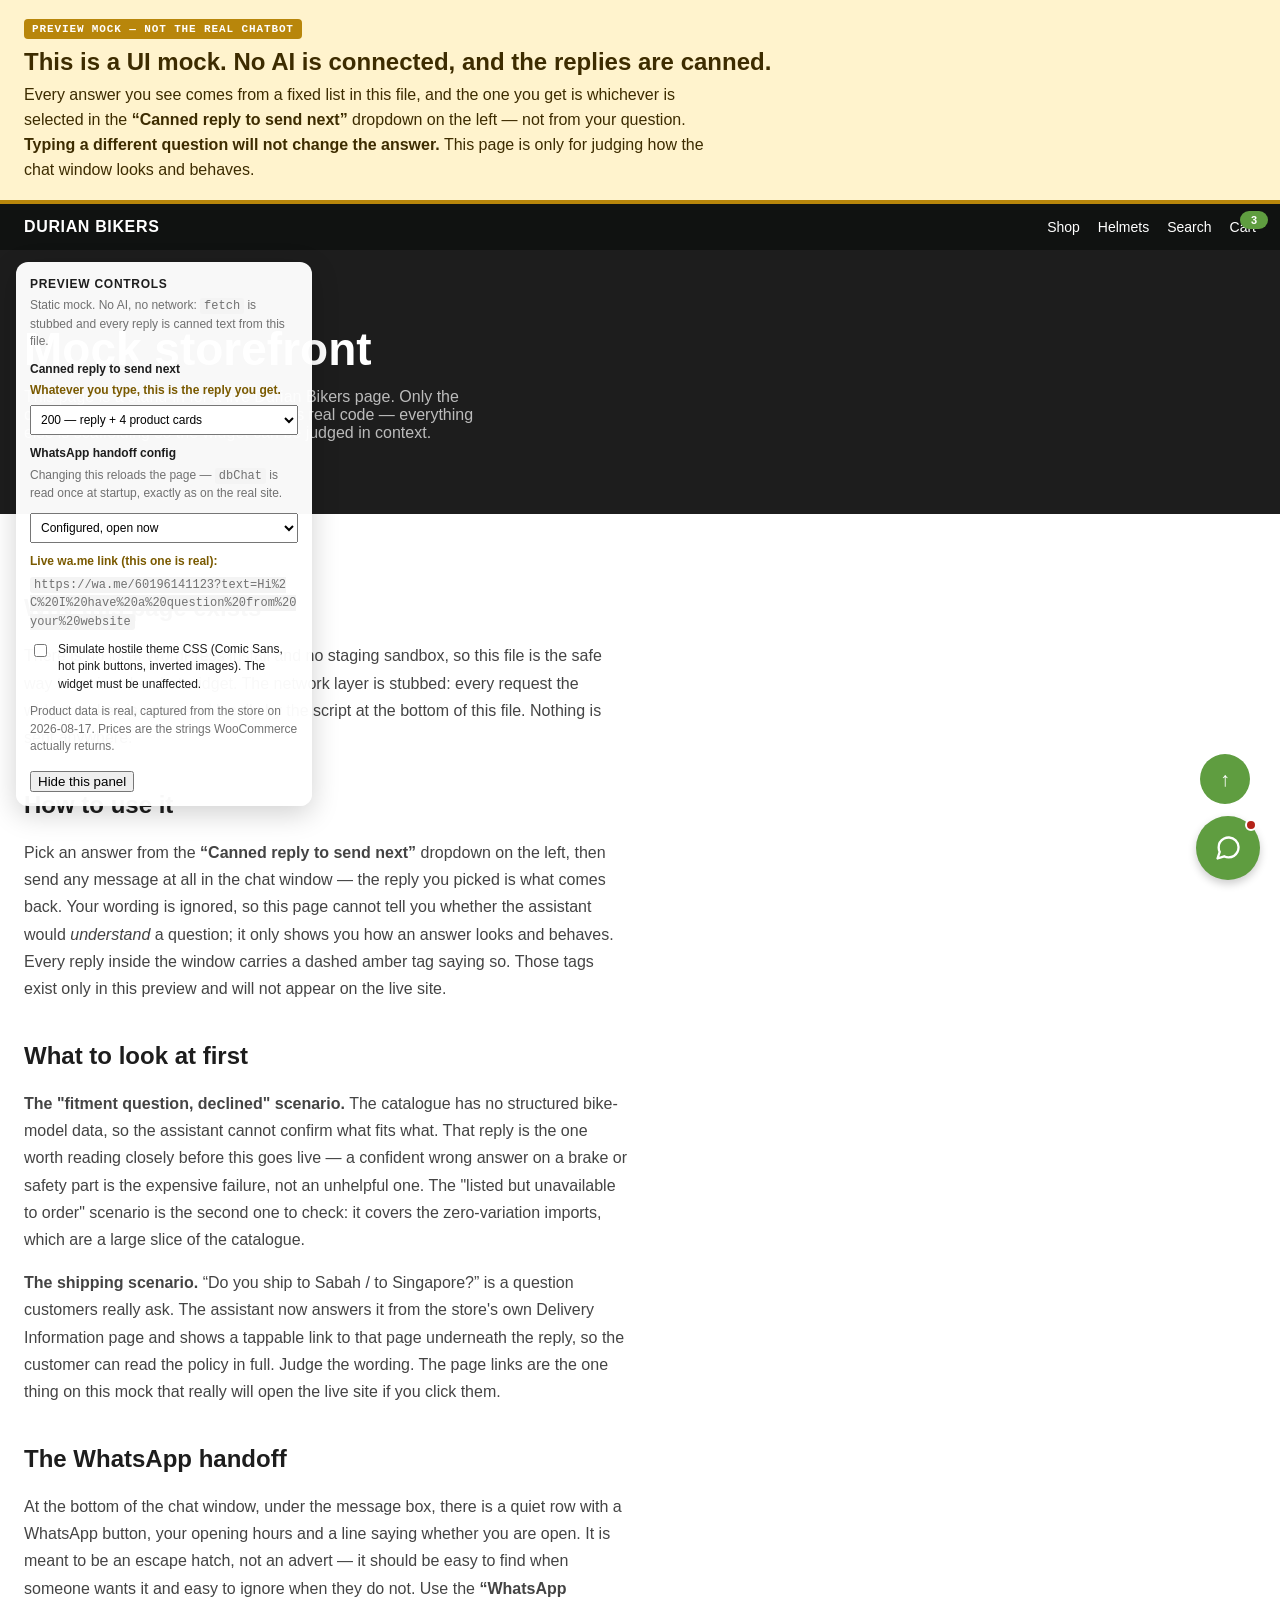
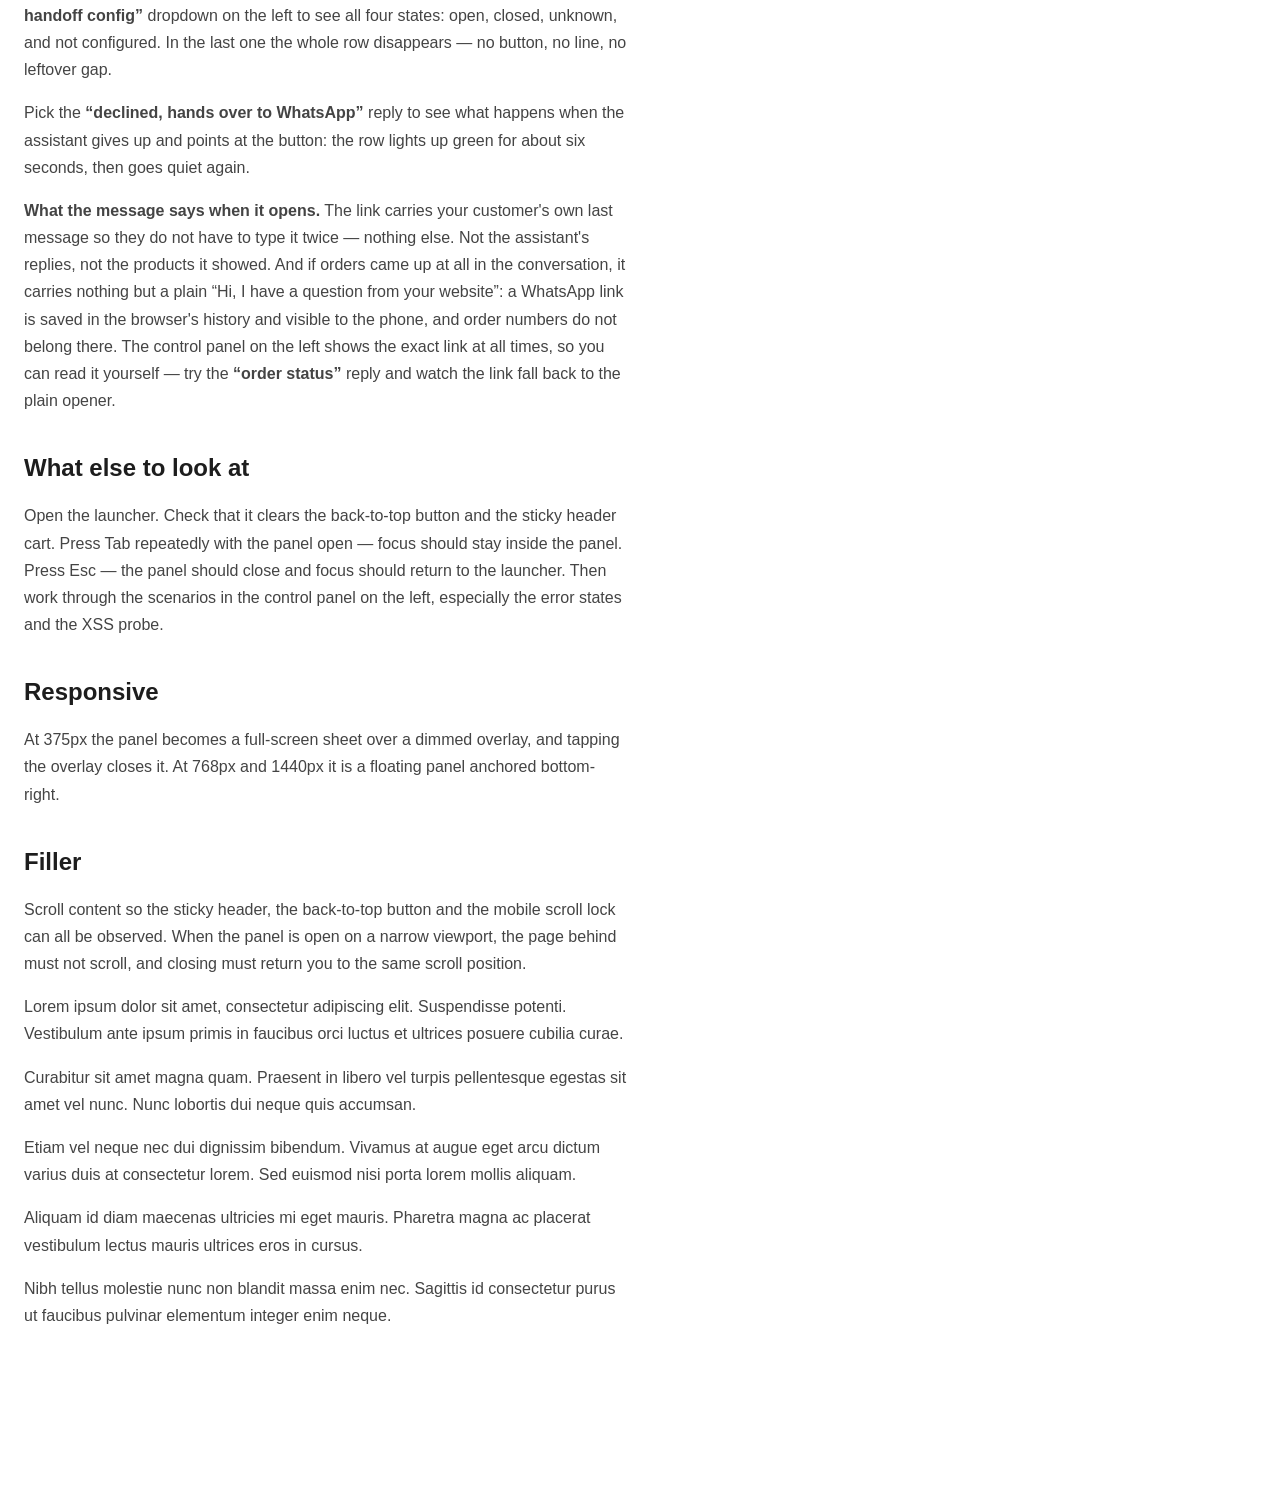
<file: durianbikers-chatbot/assets/preview.html>
<!DOCTYPE html>
<html lang="en">
<head>
<meta charset="utf-8">
<meta name="viewport" content="width=device-width, initial-scale=1, viewport-fit=cover">
<title>Durian Bikers chatbot — local preview (not deployed)</title>

<!--
	LOCAL PREVIEW ONLY — DO NOT UPLOAD THIS FILE TO THE SERVER.

	This is a static mock of a Durian Bikers product page with the real
	chatbot.css and chatbot.js loaded exactly as WordPress would enqueue
	them. window.fetch is stubbed, so nothing leaves your machine and the
	live site is never touched. Open it by double-clicking the file.

	NO AI IS CONNECTED. Every reply is canned text written into the
	SCENARIOS object at the bottom of this file, and the reply you get is
	the one selected in the "Canned reply to send next" dropdown — what
	the visitor types is logged to the console and then ignored. The page
	says this in three places on purpose: the banner at the top, the line
	under the dropdown, and a tag stamped onto every reply inside the
	widget. Those tags are preview scaffolding injected from this file,
	not part of the widget's real design.

	What it lets you check without deploying:
	  - launcher position vs. the sticky header cart and the back-to-top button
	  - panel open/close animation, focus ring, Esc, tab trap
	  - product cards (real catalogue data, captured 2026-08-17)
	  - the 429 / 503 / 500 / network-failure messages
	  - silent recovery from an expired nonce (the "409" scenario) — the
	    customer should see nothing at all go wrong
	  - that model output is rendered as plain text, never as HTML
	  - the guided product finder's follow-up chips: how a step looks, that
	    only 6 of a longer list render, that tapping one sends it and clears
	    the row, that TYPING the same word does the same thing, that a
	    response with no `chips` key renders nothing, and that a chip label
	    containing HTML shows up as literal text
	  - that hostile theme CSS cannot reach into the widget (shadow root)
	  - the WhatsApp handoff row: open, closed, unknown and not-configured,
	    and what the wa.me link actually contains at any moment

	THE WHATSAPP LINK IS THE ONE REAL THING ON THIS PAGE. Everything else is
	stubbed, but that anchor is a genuine wa.me URL and clicking it really
	will try to open WhatsApp to the number in the handoff config below.
	The control panel shows the exact link, live, so the prefill can be
	checked without clicking it.

	Resize the browser to 375px, 768px and 1440px to check all three layouts.
-->

<link rel="stylesheet" href="chatbot.css">

<style>
	/* ---- Mock store page. Prefixed `preview-` so nothing here can be
	   confused with the widget's own styles. ---- */
	:root { color-scheme: light; }

	body {
		margin: 0;
		font-family: -apple-system, BlinkMacSystemFont, "Segoe UI", Roboto, Helvetica, Arial, sans-serif;
		color: #1d1d1d;
		background: #fff;
	}

	/* ---- Top-of-page "this is a mock" banner. Deliberately loud and
	   deliberately unlike the store or the widget, so it reads as
	   scaffolding rather than as page content. ---- */
	.preview-alert {
		padding: 18px 24px;
		border-bottom: 4px solid #b8860b;
		background: #fff3cd;
		color: #3d2c00;
	}
	.preview-alert-tag {
		display: inline-block;
		margin-bottom: 8px;
		padding: 3px 8px;
		border-radius: 4px;
		background: #b8860b;
		color: #fff;
		font: 700 11px/1.3 ui-monospace, SFMono-Regular, Menlo, Consolas, monospace;
		text-transform: uppercase;
		letter-spacing: .08em;
	}
	.preview-alert h2 {
		margin: 0 0 6px;
		font-size: clamp(18px, 3vw, 24px);
		line-height: 1.25;
	}
	.preview-alert p {
		margin: 0;
		max-width: 78ch;
		font-size: clamp(14px, 1.6vw, 16px);
		line-height: 1.55;
	}
	.preview-alert p + p { margin-top: 6px; }

	.preview-header {
		position: sticky;
		top: 0;
		z-index: 999;
		display: flex;
		align-items: center;
		justify-content: space-between;
		gap: 16px;
		padding: 14px 24px;
		background: #101211;
		color: #fff;
	}

	.preview-logo { font-weight: 800; letter-spacing: .04em; text-transform: uppercase; }

	.preview-header-tools { display: flex; align-items: center; gap: 18px; font-size: 14px; }

	/* Stand-in for the theme's sticky cart icon + fragment count. */
	.preview-cart { position: relative; }
	.preview-cart-count {
		position: absolute;
		top: -8px;
		right: -12px;
		min-width: 18px;
		height: 18px;
		padding: 0 5px;
		border-radius: 999px;
		background: #5f9d40;
		color: #fff;
		font-size: 11px;
		font-weight: 700;
		line-height: 18px;
		text-align: center;
	}

	.preview-hero {
		padding: 72px 24px;
		background: #1d1d1d;
		color: #fff;
	}
	.preview-hero h1 { margin: 0 0 12px; font-size: clamp(28px, 5vw, 46px); }
	.preview-hero p { margin: 0; color: rgba(255,255,255,.7); max-width: 52ch; }

	.preview-body { padding: 40px 24px 160px; max-width: 900px; }
	.preview-body h2 { margin-top: 40px; }
	.preview-body p { line-height: 1.7; color: #444; max-width: 68ch; }

	/* Stand-in for MotorMania's #backtotop, at its real coordinates, so the
	   launcher offset can be eyeballed. */
	#backtotop {
		position: fixed;
		bottom: 80px;
		right: 30px;
		z-index: 9999;
	}
	#backtotop span {
		display: flex;
		align-items: center;
		justify-content: center;
		width: 50px;
		height: 50px;
		border-radius: 50%;
		background: #5f9d40;
		color: #fff;
		font-size: 20px;
	}

	/* ---- Preview control panel ----
	   `--preview-panel-top` is measured in JS from the notice banner + header
	   so the panel never covers the "this is a mock" banner at any width. */
	.preview-panel {
		position: fixed;
		top: var(--preview-panel-top, 78px);
		left: 16px;
		z-index: 99999;
		width: 268px;
		padding: 14px;
		border-radius: 12px;
		background: rgba(255,255,255,.97);
		box-shadow: 0 8px 28px rgba(0,0,0,.18);
		font-size: 12px;
		line-height: 1.45;
	}
	.preview-panel h3 { margin: 0 0 4px; font-size: 12px; text-transform: uppercase; letter-spacing: .06em; }
	.preview-panel .preview-hint { margin: 0 0 10px; color: #717171; }
	.preview-panel .preview-hint-strong { margin: 0 0 6px; color: #7a5a00; font-weight: 700; }
	.preview-panel label { display: block; font-weight: 700; margin-bottom: 4px; }
	.preview-panel select { width: 100%; padding: 6px; margin-bottom: 10px; font: inherit; }
	.preview-panel .preview-check { display: flex; gap: 8px; align-items: flex-start; font-weight: 400; }
	.preview-panel code { background: #f4f4f4; padding: 1px 4px; border-radius: 3px; }
	.preview-toggle {
		position: fixed;
		top: var(--preview-panel-top, 78px);
		left: 16px;
		z-index: 99999;
		padding: 6px 10px;
		border: 0;
		border-radius: 8px;
		background: #1d1d1d;
		color: #fff;
		font-size: 12px;
		cursor: pointer;
	}
	@media (max-width: 700px) {
		.preview-panel { width: calc(100vw - 32px); }
	}
</style>

<!-- Deliberately hostile global CSS, of the kind Elementor / Essential Addons /
     ShopEngine can introduce. Disabled until the checkbox is ticked. If the
     shadow root is doing its job, none of this reaches the widget. -->
<style id="preview-hostile" media="not all">
	div, ul, li, p { border-radius: 0 !important; font-family: "Comic Sans MS", cursive !important; }
	button, a { background: hotpink !important; color: #000 !important; text-transform: uppercase !important; letter-spacing: .2em !important; }
	img { filter: invert(1) !important; }
	* { box-shadow: none !important; }
</style>
</head>
<body>

<div class="preview-alert" role="note" aria-label="Preview notice">
	<span class="preview-alert-tag">Preview mock — not the real chatbot</span>
	<h2>This is a UI mock. No AI is connected, and the replies are canned.</h2>
	<p>Every answer you see comes from a fixed list in this file, and the one you get is whichever
	is selected in the <strong>&ldquo;Canned reply to send next&rdquo;</strong> dropdown on the left
	&mdash; not from your question. <strong>Typing a different question will not change the
	answer.</strong> This page is only for judging how the chat window looks and behaves.</p>
</div>

<header class="preview-header">
	<span class="preview-logo">Durian Bikers</span>
	<nav class="preview-header-tools">
		<span>Shop</span>
		<span>Helmets</span>
		<span>Search</span>
		<span class="preview-cart">Cart<span class="preview-cart-count">3</span></span>
	</nav>
</header>

<section class="preview-hero">
	<h1>Mock storefront</h1>
	<p>This page is a stand-in for a live Durian Bikers page. Only the chat widget in the
	bottom-right corner is real code — everything else is scaffolding so the widget can be
	judged in context.</p>
</section>

<main class="preview-body">
	<h2>Why this page exists</h2>
	<p>There is no local WordPress install and no staging sandbox, so this file is the safe way
	to review the chat widget. The network layer is stubbed: every request the widget makes is
	answered locally by the script at the bottom of this file. Nothing is sent anywhere.</p>

	<h2>How to use it</h2>
	<p>Pick an answer from the <strong>&ldquo;Canned reply to send next&rdquo;</strong> dropdown on
	the left, then send any message at all in the chat window — the reply you picked is what comes
	back. Your wording is ignored, so this page cannot tell you whether the assistant would
	<em>understand</em> a question; it only shows you how an answer looks and behaves. Every reply
	inside the window carries a dashed amber tag saying so. Those tags exist only in this preview
	and will not appear on the live site.</p>

	<h2>What to look at first</h2>
	<p><strong>The "fitment question, declined" scenario.</strong> The catalogue has no structured
	bike-model data, so the assistant cannot confirm what fits what. That reply is the one worth
	reading closely before this goes live — a confident wrong answer on a brake or safety part is
	the expensive failure, not an unhelpful one. The "listed but unavailable to order" scenario is
	the second one to check: it covers the zero-variation imports, which are a large slice of the
	catalogue.</p>
	<p><strong>The shipping scenario.</strong> &ldquo;Do you ship to Sabah / to Singapore?&rdquo; is
	a question customers really ask. The assistant now answers it from the store's own Delivery
	Information page and shows a tappable link to that page underneath the reply, so the customer
	can read the policy in full. Judge the wording. The page links are the one thing on this mock
	that really will open the live site if you click them.</p>

	<h2>The WhatsApp handoff</h2>
	<p>At the bottom of the chat window, under the message box, there is a quiet row with a WhatsApp
	button, your opening hours and a line saying whether you are open. It is meant to be an escape
	hatch, not an advert &mdash; it should be easy to find when someone wants it and easy to ignore
	when they do not. Use the <strong>&ldquo;WhatsApp handoff config&rdquo;</strong> dropdown on the
	left to see all four states: open, closed, unknown, and not configured. In the last one the whole
	row disappears &mdash; no button, no line, no leftover gap.</p>
	<p>Pick the <strong>&ldquo;declined, hands over to WhatsApp&rdquo;</strong> reply to see what
	happens when the assistant gives up and points at the button: the row lights up green for about
	six seconds, then goes quiet again.</p>
	<p><strong>What the message says when it opens.</strong> The link carries your customer's own
	last message so they do not have to type it twice &mdash; nothing else. Not the assistant's
	replies, not the products it showed. And if orders came up at all in the conversation, it carries
	nothing but a plain &ldquo;Hi, I have a question from your website&rdquo;: a WhatsApp link is
	saved in the browser's history and visible to the phone, and order numbers do not belong there.
	The control panel on the left shows the exact link at all times, so you can read it yourself
	&mdash; try the <strong>&ldquo;order status&rdquo;</strong> reply and watch the link fall back
	to the plain opener.</p>

	<h2>What else to look at</h2>
	<p>Open the launcher. Check that it clears the back-to-top button and the sticky header cart.
	Press Tab repeatedly with the panel open — focus should stay inside the panel. Press Esc —
	the panel should close and focus should return to the launcher. Then work through the
	scenarios in the control panel on the left, especially the error states and the XSS probe.</p>

	<h2>Responsive</h2>
	<p>At 375px the panel becomes a full-screen sheet over a dimmed overlay, and tapping the
	overlay closes it. At 768px and 1440px it is a floating panel anchored bottom-right.</p>

	<h2>Filler</h2>
	<p>Scroll content so the sticky header, the back-to-top button and the mobile scroll lock can
	all be observed. When the panel is open on a narrow viewport, the page behind must not scroll,
	and closing must return you to the same scroll position.</p>
	<p>Lorem ipsum dolor sit amet, consectetur adipiscing elit. Suspendisse potenti. Vestibulum
	ante ipsum primis in faucibus orci luctus et ultrices posuere cubilia curae.</p>
	<p>Curabitur sit amet magna quam. Praesent in libero vel turpis pellentesque egestas sit amet
	vel nunc. Nunc lobortis dui neque quis accumsan.</p>
	<p>Etiam vel neque nec dui dignissim bibendum. Vivamus at augue eget arcu dictum varius duis
	at consectetur lorem. Sed euismod nisi porta lorem mollis aliquam.</p>
	<p>Aliquam id diam maecenas ultricies mi eget mauris. Pharetra magna ac placerat vestibulum
	lectus mauris ultrices eros in cursus.</p>
	<p>Nibh tellus molestie nunc non blandit massa enim nec. Sagittis id consectetur purus ut
	faucibus pulvinar elementum integer enim neque.</p>
</main>

<div id="backtotop"><span>&uarr;</span></div>

<button class="preview-toggle" id="preview-toggle" hidden>Preview controls</button>

<div class="preview-panel" id="preview-controls">
	<h3>Preview controls</h3>
	<p class="preview-hint">Static mock. No AI, no network: <code>fetch</code> is stubbed and every
	reply is canned text from this file.</p>

	<label for="preview-scenario">Canned reply to send next</label>
	<p class="preview-hint preview-hint-strong">Whatever you type, this is the reply you get.</p>
	<select id="preview-scenario">
		<option value="products">200 — reply + 4 product cards</option>
		<option value="text">200 — plain reply, no products</option>
		<option value="shipping">200 — shipping question, answered from the Delivery Information page</option>
		<option value="mixed">200 — reply + product cards + page links</option>
		<option value="finder">200 — guided finder, step 1 (chips)</option>
		<option value="finderbrands">200 — guided finder, brand step (9 sent, only 6 render)</option>
		<option value="findermalay">200 — guided finder in Malay (Malay prose, catalogue labels in English)</option>
		<option value="findermalaybrands">200 — Malay brand step (5 real + escape option, nothing truncated)</option>
		<option value="chipstruncated">200 — labels cut at the backend's 32-char cap (ALL-CAPS one wraps; see comment)</option>
		<option value="chipsempty">200 — results turn: chips sent as [] (must clear, render nothing)</option>
		<option value="finderresults">200 — finder results: cards + page link + chips</option>
		<option value="chipsabsent">200 — no "chips" key at all (nothing must render)</option>
		<option value="chipsbad">200 — malformed "chips" (nothing must render)</option>
		<option value="chipsxss">200 — chip labels containing HTML (must render as text)</option>
		<option value="slow">200 — slow (8s, shows "searching")</option>
		<option value="compare">200 — compare two products (facts only, never ranks)</option>
		<option value="compareonly">200 — compare, one side not found</option>
		<option value="comparejudge">200 — "which is better?" → facts + refuses to judge</option>
		<option value="comparemalay">200 — compare, asked in Malay</option>
		<option value="fitment">200 — fitment question, declined (important)</option>
		<option value="handoff">200 — declined, hands over to WhatsApp (highlights the row)</option>
		<option value="orderstatus">200 — order status (prefill must be skipped)</option>
		<option value="unavailable">200 — listed but unavailable to order</option>
		<option value="long">200 — long reply (wrapping)</option>
		<option value="xss">200 — XSS probe (must render as text)</option>
		<option value="429">429 — rate limited</option>
		<option value="503">503 — chat offline</option>
		<option value="500">500 — server error (offers retry)</option>
		<option value="409">409 — stale nonce (must recover silently)</option>
		<option value="409hard">409 twice — retry also fails</option>
		<option value="nosession">session route down (offers retry)</option>
		<option value="network">network failure (offers retry)</option>
	</select>

	<label for="preview-handoff">WhatsApp handoff config</label>
	<p class="preview-hint">Changing this reloads the page — <code>dbChat</code> is read once at startup, exactly as on the real site.</p>
	<select id="preview-handoff">
		<option value="open">Configured, open now</option>
		<option value="closed">Configured, closed now</option>
		<option value="unknown">Configured, but open/closed unknown (session has no flag)</option>
		<option value="absent">Not configured — the whole row must vanish</option>
	</select>

	<p class="preview-hint preview-hint-strong">Live wa.me link (this one is real):</p>
	<p class="preview-hint"><code id="preview-handoff-href" style="word-break:break-all">row not rendered</code></p>

	<label class="preview-check">
		<input type="checkbox" id="preview-hostile-toggle">
		<span>Simulate hostile theme CSS (Comic Sans, hot pink buttons, inverted images). The widget must be unaffected.</span>
	</label>

	<p class="preview-hint" style="margin-top:10px">Product data is real, captured from the store on 2026-08-17. Prices are the strings WooCommerce actually returns.</p>
	<button type="button" id="preview-hide" style="margin-top:6px">Hide this panel</button>
</div>

<script>
/*
	Stub backend. Mirrors the REST contract in SPEC.md exactly:
	  200 -> {
	           reply: string,
	           products: [ {name, url, price, image, in_stock} ],
	           pages:    [ {title, url} ],  // always present, 0–2 entries
	           chips:    [ "string", ... ] // OPTIONAL, 0–6 rendered
	         }

	`chips` is the guided product finder's follow-up options: a flat array of
	plain strings, never {label, value} objects, because tapping a chip sends
	its label as the customer's message.

	The finder itself ALWAYS sends the key — question turns carry chips, the
	results turn carries []. But the key stays OPTIONAL in the widget, because
	every other reply on the live site omits it entirely and must keep working
	untouched. `chipsempty` and `chipsabsent` cover those two cases separately
	on purpose: both render nothing, for different reasons.
	  4xx/5xx -> { message: string }

	GET /session -> { nonce: string, handoff?: { isOpen: boolean } }
	  Only the volatile open/closed flag travels on the session route, because
	  it is the one route LiteSpeed does not cache. Everything static about the
	  handoff (url, label, hours, notes) is localized into dbChat below. When no
	  number is configured the `handoff` key is absent from BOTH.

	Nothing here ships to production.
*/
(function () {
	'use strict';

	// Real catalogue rows. `price` is the plain-text form of WooCommerce's
	// price_html for this store ("RM839.00" — no space), which is what the
	// backend is expected to send. The widget never formats currency itself.
	var PRODUCTS = [
		{
			name: 'Shinko Tires SR777 Series (130/70B18WW) Heavy Duty Tire',
			url: 'https://durianbikers.com/product/shinko-tires-sr777-series-130-70b-18ww/',
			price: 'RM839.00',
			image: 'https://durianbikers.com/wp-content/uploads/2026/05/Untitled_13_2e3386fa-efdb-4a85-baa1-0ac822de9075.jpg',
			in_stock: true
		},
		{
			name: 'Shinko Tires SR777 Series (130/60B19) Heavy Duty Tire',
			url: 'https://durianbikers.com/product/shinko-tires-sr777-series-130-60b-19/',
			price: '',
			image: 'https://durianbikers.com/wp-content/uploads/2026/05/Untitled_4.jpg',
			in_stock: false
		},
		{
			name: 'Barkbusters Handguard Kit - No Plastics - Honda X-ADV (2021-) (BHG-143-00-NP)',
			url: 'https://durianbikers.com/product/barkbusters-handguard-kit-no-plastics-honda-x-adv-2021-bhg-143-00-np/',
			price: 'RM818.00',
			image: 'https://durianbikers.com/wp-content/uploads/2026/08/BHG-143-00-NP.jpg',
			in_stock: true
		},
		{
			name: 'Axxis Gecko Visor Sparepart (Dark) (V-24 MAX)',
			url: 'https://durianbikers.com/product/axxis-gecko-visor-sparepart-dark-v-24-max/',
			price: 'RM150.00',
			image: 'https://durianbikers.com/wp-content/uploads/2026/08/Axxis-Gecko-Visor-Sparepart-Dark-V-24-MAX-1.webp',
			in_stock: false
		}
	];

	var SCENARIOS = {
		products: {
			status: 200,
			delay: 1200,
			body: {
				reply: 'Yes — we stock the Shinko SR777 in a few sizes. The 130/70B18 is in stock now; the 130/60B19 is currently out. Tell me your model and year and I will narrow it down.',
				products: PRODUCTS
			}
		},
		text: {
			status: 200,
			delay: 900,
			body: {
				reply: 'Boleh! Kami ada banyak pilihan sarung tangan dan helmet. Awak cari untuk riding harian atau touring?',
				products: []
			}
		},
		/*
			The question the store owner actually asked the mock ("do you
			ship to Sabah? / to Singapore?"). The backend answers this with
			the `search_pages` tool: it reads the store's own policy pages
			and returns them in a `pages` array alongside the reply.

			`pages` is always present, always an array, 0–2 entries, each
			with exactly `title` and `url`. Title and URL are resolved
			server-side from the real WP_Post (publish status and allowlist
			re-checked at response time), so the model never sees a URL and
			cannot invent one — and it is instructed to keep URLs out of the
			prose, which is why the reply below has none.

			Reply wording is paraphrased from the live Delivery Information
			page: worldwide via DHL Express, MY/SG buyers pointed at the
			official Lazada/Shopee stores, no Israel, PO boxes or APO/FPO/DPO.
		*/
		shipping: {
			status: 200,
			delay: 1300,
			body: {
				reply: 'Yes — we ship worldwide via DHL Express, straight to your door. For customers in Malaysia (Sabah and Sarawak included) and Singapore, we ask you to order through our official Lazada or Shopee stores instead. We cannot ship to Israel, PO boxes, or military addresses (APO/FPO/DPO). Delivery estimates run from the dispatch date, and customs clearance in the destination country can add time. Full details are on our delivery page.',
				products: [],
				pages: [
					{ title: 'Delivery Information', url: 'https://durianbikers.com/delivery-information/' }
				]
			}
		},
		/*
			A reply can carry products AND pages at once ("do you have this
			tyre, and can you post it to Sabah?"). Check the order reads
			right: reply, then the cards, then the page links.
		*/
		mixed: {
			status: 200,
			delay: 1400,
			body: {
				reply: 'We have the Shinko SR777 in that size, and yes — we ship it out via DHL Express. Malaysian and Singaporean customers order through our official Lazada or Shopee stores, so use whichever you prefer.',
				products: PRODUCTS.slice(0, 2),
				pages: [
					{ title: 'Delivery Information', url: 'https://durianbikers.com/delivery-information/' },
					{ title: 'Return & Refunds Policy', url: 'https://durianbikers.com/return-refunds-policy/' }
				]
			}
		},
		slow: {
			status: 200,
			delay: 8000,
			body: {
				reply: 'Sorry that took a moment — I checked the whole catalogue. Here is what fits your description.',
				products: PRODUCTS.slice(0, 2)
			}
		},
		/*
			THE ONE TO LOOK AT. The catalogue has no structured bike-model
			attribute, so the bot cannot confirm fitment and must say so
			instead of guessing. On brake and safety parts a confident wrong
			answer is the expensive failure — check that this reads as a
			clear "I can't confirm, here is a human" and that NO product
			cards are attached to it.
		*/
		/*
			COMPARISON. Reply text below is VERBATIM engine output, dumped from
			class-lookup-engine.php via the test harness — not written by hand.
			It compares and never ranks: no ordering implies a recommendation,
			and an explicit 'which is better' gets the facts plus a refusal to
			judge. Field lines are <=36 chars so they hold one line at 375px.
		*/
		compare: {
			status: 200,
			delay: 500,
			body: {
				reply: "Side by side, from what our catalogue lists:\n\nShinko 705 Trail Master 120/70-17\nPrice: RM 320.00\nStock: in stock\nBrand: Shinko\nCategory: Tyres\n\nShoei NXR2 Helmet\nPrice: RM 2,450.00\nStock: out of stock\nBrand: Shoei\nCategory: Helmets\n\nThose are the facts our listings carry. I cannot judge which one suits you \u2014 I match words, I have no fitment data for your bike, and the wrong part is a safety problem. I have no specifications, weights or dimensions to compare \u2014 our listings do not record them.",
				products: [{"name": "Shinko 705 Trail Master 120/70-17", "url": "https://durianbikers.com/product/shinko-705/", "price": "RM 320.00", "image": "", "in_stock": true}, {"name": "Shoei NXR2 Helmet", "url": "https://durianbikers.com/product/shoei-nxr2/", "price": "RM 2,450.00", "image": "", "in_stock": false}]
			}
		},
		compareonly: {
			status: 200,
			delay: 500,
			body: {
				reply: "Side by side, from what our catalogue lists:\n\nShinko 705 Trail Master 120/70-17\nPrice: RM 320.00\nStock: in stock\nBrand: Shinko\nCategory: Tyres\n\nI could not find anything for \"pirelli diablo\".\n\nThose are the facts our listings carry. I cannot judge which one suits you \u2014 I match words, I have no fitment data for your bike, and the wrong part is a safety problem. For anything I cannot answer, use the WhatsApp button below and a person will reply.",
				products: [{"name": "Shinko 705 Trail Master 120/70-17", "url": "https://durianbikers.com/product/shinko-705/", "price": "RM 320.00", "image": "", "in_stock": true}]
			}
		},
		comparejudge: {
			status: 200,
			delay: 500,
			body: {
				reply: "Side by side, from what our catalogue lists:\n\nShinko 705 Trail Master 120/70-17\nPrice: RM 320.00\nStock: in stock\nBrand: Shinko\nCategory: Tyres\n\nShoei NXR2 Helmet\nPrice: RM 2,450.00\nStock: out of stock\nBrand: Shoei\nCategory: Helmets\n\nThose are the facts our listings carry. I cannot judge which one suits you \u2014 I match words, I have no fitment data for your bike, and the wrong part is a safety problem. I have no specifications, weights or dimensions to compare \u2014 our listings do not record them. For anything I cannot answer, use the WhatsApp button below and a person will reply.",
				products: [{"name": "Shinko 705 Trail Master 120/70-17", "url": "https://durianbikers.com/product/shinko-705/", "price": "RM 320.00", "image": "", "in_stock": true}, {"name": "Shoei NXR2 Helmet", "url": "https://durianbikers.com/product/shoei-nxr2/", "price": "RM 2,450.00", "image": "", "in_stock": false}]
			}
		},
		comparemalay: {
			status: 200,
			delay: 500,
			body: {
				reply: "Perbandingan sebelah-menyebelah, ikut apa yang tersenarai dalam katalog kami:\n\nShinko 705 Trail Master 120/70-17\nHarga: RM 320.00\nStok: ada stok\nJenama: Shinko\nKategori: Tyres\n\nShoei NXR2 Helmet\nHarga: RM 2,450.00\nStok: stok habis\nJenama: Shoei\nKategori: Helmets\n\nItu maklumat yang ada pada senarai kami. Saya tidak boleh menilai yang mana sesuai untuk anda \u2014 saya cuma padankan perkataan, saya tiada data kesesuaian untuk motosikal anda, dan bahagian yang salah adalah masalah keselamatan. Saya tiada spesifikasi, berat atau ukuran untuk dibandingkan \u2014 senarai kami tidak menyimpannya.",
				products: [{"name": "Shinko 705 Trail Master 120/70-17", "url": "https://durianbikers.com/product/shinko-705/", "price": "RM 320.00", "image": "", "in_stock": true}, {"name": "Shoei NXR2 Helmet", "url": "https://durianbikers.com/product/shoei-nxr2/", "price": "RM 2,450.00", "image": "", "in_stock": false}]
			}
		},
		fitment: {
			status: 200,
			delay: 1400,
			body: {
				reply: 'I can\'t confirm fitment for a Yamaha R15 from what I have — our catalogue does not list which bikes each part fits, and I would rather not guess on a brake part. Send us the model year and we will confirm it properly before you order. Would you like me to pass this to the team?',
				products: []
			}
		},
		/*
			Roughly a quarter of the catalogue are zero-variation imports:
			the product page exists but there is no orderable price. Check
			the card degrades cleanly — out-of-stock pill, no price line,
			View still goes to the product page.
		*/
		unavailable: {
			status: 200,
			delay: 1100,
			body: {
				reply: 'That one is listed but not available to order at the moment — there is no live price against it. I can point you to the page, or the team can tell you when it is back.',
				products: [PRODUCTS[1]]
			}
		},
		long: {
			status: 200,
			delay: 1200,
			body: {
				reply: 'A few things to check before you order tyres.\n\n1. Rim diameter must match exactly — an 18 inch tyre will not go on a 19 inch rim.\n2. Section width and aspect ratio affect handling and clearance; stay close to the manufacturer spec unless you know what you are changing.\n3. Load and speed rating must meet or exceed the original.\n\nAlsoverylongunbrokenstringtocheckthatwrappingworkspropertlyinsidethebubblewithoutoverflowing.\n\nIf you tell me the bike and year I can confirm the correct size.',
				products: []
			}
		},
		xss: {
			status: 200,
			delay: 700,
			body: {
				// Model output is untrusted. All of this must appear as literal
				// text, and the javascript: URL must be dropped entirely.
				reply: 'XSS probe: <img src=x onerror="alert(\'popped\')"> <script>alert("popped")<\/script> <b>not bold</b>',
				products: [
					{
						name: '<script>alert("name")<\/script> Fake Product',
						url: 'javascript:alert("url")',
						price: '<b>RM1.00</b>',
						image: 'javascript:alert("image")',
						in_stock: true
					}
				]
			}
		},
		/*
			The reply that sends the customer to a human. The widget spots the
			handover in the text and gives the footer row a short nudge — six
			seconds of green border and two pulses, then quiet again. There is
			deliberately no second button inside the message: one place to
			look, not two. With prefers-reduced-motion on, the pulse is gone
			and only the border and tint remain.
		*/
		handoff: {
			status: 200,
			delay: 1300,
			body: {
				reply: 'That one I can\'t answer properly — I\'d be guessing, and on a brake part a guess is worth nothing. The team can check it against the supplier catalogue for you. Message us on WhatsApp using the button below and someone will pick it up.',
				products: [],
				pages: []
			}
		},
		/*
			PRIVACY CHECK. Anything order-shaped in the conversation — typed by
			the customer OR said by the assistant — permanently switches the
			WhatsApp prefill off for the rest of the page, because a wa.me URL
			ends up in browser history and in the OS. After running this
			scenario the link in the panel above must fall back to the neutral
			opener, with no order number and no status anywhere in it.
		*/
		orderstatus: {
			status: 200,
			delay: 1200,
			body: {
				reply: 'Order #10428 was picked up by DHL Express on Friday and is out for delivery today. The tracking number is 7412885630 if you want to follow it.',
				products: [],
				pages: []
			}
		},
		/*
			GUIDED PRODUCT FINDER — the follow-up chips.

			Free lookup mode (no API key) offers a chip-driven finder for
			customers who cannot phrase a question. The response carries one
			extra key:

			    chips: ["Helmets", "Tyres", ...]

			A FLAT ARRAY OF PLAIN STRINGS, agreed with the backend. Tapping a
			chip sends its label as the customer's next message, so the label
			IS the value — which also means TYPING "Helmets" must work exactly
			the same as tapping the "Helmets" chip. Try both here: the reply
			is canned either way, but the user row in the transcript should be
			identical and the chip row should clear both times.

			Up to 6 render, and the row is torn down the moment a new turn
			starts, so options from an earlier step can never be tapped late.
		*/
		finder: {
			status: 200,
			delay: 900,
			body: {
				reply: 'Happy to help you find something. What are you shopping for?',
				products: [],
				pages: [],
				chips: ['Helmets', 'Tyres', 'Brakes', 'Accessories', 'Something else']
			}
		},
		/*
			The step that proves the cap matters. The store has 21 helmet
			brands; only the first 6 chips render. That is why the backend puts
			an escape option FIRST — "Any brand" survives the truncation, so a
			customer whose brand is not shown still has a way forward. Check it
			is visible: if the escape option ever falls off the end, the step
			is a dead end.
		*/
		finderbrands: {
			status: 200,
			delay: 900,
			body: {
				reply: 'Helmets it is. Any particular brand?',
				products: [],
				pages: [],
				chips: ['Any brand', 'Axxis', 'Shoei', 'Arai', 'HJC', 'LS2', 'Bell', 'Nolan', 'Shark']
			}
		},
		/*
			The end of the flow: results AND chips at once. Order must read
			reply -> product cards -> page links -> chips, so the next tap sits
			closest to the composer.
		*/
		finderresults: {
			status: 200,
			delay: 1400,
			body: {
				reply: 'Here is what I have in that range. Want me to keep narrowing it down?',
				products: [PRODUCTS[3], PRODUCTS[2]],
				pages: [
					{ title: 'Delivery Information', url: 'https://durianbikers.com/delivery-information/' }
				],
				chips: ['Show me more', 'Different brand', 'Start over']
			}
		},
		/*
			Malay flow, in the shape the finder ACTUALLY emits — worth looking
			at closely, because the row is deliberately mixed-language.

			The bot's own prose and the generic escape option are translated.
			The category and brand labels are NOT: they stay in the catalogue's
			own wording, because translating 60 category and 21 brand names
			would mean maintaining a second catalogue that drifts from the real
			one. Brand names ("Axxis", "Shinko") would not be translated by
			anyone anyway, and a Malaysian rider shopping for parts reads
			"Helmets" on the site itself.

			So: judge whether [Helmets] [Tyres] ... [Tunjukkan semua] under a
			Malay question reads as natural code-switching or as a half-
			finished translation.
		*/
		findermalay: {
			status: 200,
			delay: 900,
			body: {
				reply: 'Apa yang anda cari?',
				products: [],
				pages: [],
				chips: ['Helmets', 'Tyres', 'Brakes', 'Accessories', 'Tunjukkan semua']
			}
		},
		/*
			The finder's real emission pattern at a wide step: at most 5 real
			options, then the escape option appended as the 6th. It caps its
			own list rather than trusting this widget to truncate sensibly, so
			the escape option can never be the entry that falls off. Same 6
			chips render here as in `finderbrands` — the difference is that
			nothing was dropped to get there.
		*/
		findermalaybrands: {
			status: 200,
			delay: 900,
			body: {
				reply: 'Baik — topi keledar. Jenama apa yang anda cari?',
				products: [],
				pages: [],
				chips: ['Axxis', 'Shoei', 'Arai', 'HJC', 'LS2', 'Mana-mana jenama']
			}
		},
		/*
			TRUNCATED LABELS, at the finder's 32-char cap.

			Long category names are cut on a word boundary and an ellipsis is
			appended, so a truncation always announces itself. That replaced a
			hard 40-char cut, which produced labels like

			    "Helmet Visors & Replacement Parts Access"

			— truncated, but reading as a complete category name, so a customer
			had no way to know it had been cut. It was also four characters
			over the 36 that fit on one line at 375px, so every long chip
			wrapped to two lines.

			The 32-char cap was chosen against that measured 36, with headroom
			for wide glyphs. The labels below are the worst cases on purpose:
			a cut landing exactly at the limit, an ALL-CAPS one (widest glyphs
			this can produce), and the three-dot "..." spelling as well as the
			single U+2026 character, since the backend accepts either.

			MEASURED AT 375px, body characters that fit on one line with the
			ellipsis included:

			    mixed / Title Case   33
			    ALL CAPS             27
			    narrow lower-case    52

			So 32 is the right cap for ordinary label casing, and the ONE case
			below that still wraps is the ALL-CAPS one — a character cap cannot
			express a width limit. That is left in deliberately rather than
			tuned away: it is cosmetic, not a dead end. The chip still fits the
			viewport, still clears 44px, and still sends the same value. Worth
			knowing because the store's own stock masterlist names brands in
			caps (SHINKO, BARKBUSTERS, DP BRAKES), so an all-caps taxonomy term
			is realistic here rather than hypothetical.

			Note the ellipsis is part of the label, and the label is the value:
			tapping sends the ellipsis too. The backend strips a trailing
			ellipsis before matching, so a tapped truncated chip and a customer
			typing the full category name resolve to the same option.
		*/
		chipstruncated: {
			status: 200,
			delay: 900,
			body: {
				reply: 'Which part of the helmet are you after?',
				products: [],
				pages: [],
				chips: [
					'Helmet Visors & Replacement\u2026',
					'Handguard Mounting Hardware Kits\u2026',
					'WATERPROOF TOURING JACKETS MENS\u2026',
					'Brake Pads Sintered Road & Tr...',
					'Any category'
				]
			}
		},
		/*
			The results turn. The finder ALWAYS sends `chips`, so the end of a
			flow arrives as an explicit empty array rather than a missing key.
			That must clear the previous step's chips and render nothing new —
			distinct from `chipsabsent`, which is an older backend that has
			never heard of the key at all.
		*/
		chipsempty: {
			status: 200,
			delay: 1200,
			body: {
				reply: 'Ini yang saya jumpa. Klik untuk lihat butiran penuh.',
				products: [PRODUCTS[3]],
				pages: [],
				chips: []
			}
		},
		/*
			THE BACKWARDS-COMPATIBILITY CHECK. A normal reply that never
			carries the key at all — the Claude path, or any lookup reply the
			finder did not handle. That is the majority of replies, not a
			legacy case: only the finder's own turns emit `chips`. Nothing must
			appear below the reply, and nothing else about the widget may
			change. Compare `chipsempty`, which is the finder sending [].
		*/
		chipsabsent: {
			status: 200,
			delay: 900,
			body: {
				reply: 'We stock helmets from Axxis, Shoei, Arai and a few others. Which one were you looking at?',
				products: [],
				pages: []
			}
		},
		/*
			`chips` present but the wrong shape: an object entry, and a number.
			All-or-nothing on purpose — rendering only "Tyres" here would show
			a menu that is WRONG rather than absent, and a customer choosing
			from a menu that quietly lost half its options is worse off than
			one given no menu at all. Nothing must render.
		*/
		chipsbad: {
			status: 200,
			delay: 800,
			body: {
				reply: 'Malformed chips payload — the widget must render no chip row at all for this one, and otherwise behave normally.',
				products: [],
				pages: [],
				chips: [{ label: 'Helmets', value: 'helmets' }, 'Tyres', 42, null]
			}
		},
		/*
			Chip labels are server-supplied and built from taxonomy term names,
			which the owner edits in wp-admin — so a category accidentally
			named "<b>Sale</b>" is a realistic mistake, not just an attack.
			Every label below must appear as LITERAL TEXT on the chip face:
			visible angle brackets, no bold, no script running, no alert.
			Tapping one sends those same literal characters as the message.
		*/
		chipsxss: {
			status: 200,
			delay: 800,
			body: {
				reply: 'Chip-label XSS probe. Every chip below must read as literal text.',
				products: [],
				pages: [],
				chips: [
					'<script>alert("chip")<\/script>',
					'<img src=x onerror="alert(1)">',
					'<b>not bold</b>',
					'Helmets & Visors'
				]
			}
		},
		'429': { status: 429, delay: 500, body: { message: 'Too many messages. Please wait a few minutes and try again.' } },
		'503': { status: 503, delay: 500, body: { message: 'Our chat assistant is offline right now. Please email us and a human will get back to you.' } },
		'500': { status: 500, delay: 500, body: { message: 'Sorry, the assistant could not answer that. Please try again.' } },
		// The widget must recover from this without the customer seeing
		// anything: fresh nonce, same message re-sent, one time only.
		'409': { status: 409, delay: 400, staleOnce: true, body: { code: 'db_chat_stale_nonce', message: 'Session expired.' }, then: 'products' },
		'409hard': { status: 409, delay: 400, body: { code: 'db_chat_stale_nonce', message: 'Session expired.' } },
		nosession: { sessionDown: true, delay: 400 },
		network: { network: true, delay: 600 }
	};

	function currentScenario() {
		var select = document.getElementById('preview-scenario');
		return SCENARIOS[select ? select.value : 'products'] || SCENARIOS.products;
	}

	/* ---- Handoff config scenarios ----
	   `config` = is there a `handoff` block in dbChat (the cached HTML).
	   `session` = what the uncached /session route reports: true, false, or
	   null for "the route said nothing", which must leave the widget making
	   no open/closed claim at all. */
	var HANDOFF_MODES = {
		open:    { config: true,  session: true },
		closed:  { config: true,  session: false },
		unknown: { config: true,  session: null },
		absent:  { config: false, session: null }
	};

	var handoffMode = 'open';
	try {
		var savedMode = window.sessionStorage.getItem('preview_handoff_mode');
		if (savedMode && HANDOFF_MODES[savedMode]) {
			handoffMode = savedMode;
		}
	} catch (e) { /* private mode: default */ }

	var staleServed = false;
	var nonceSerial = 0;

	function respond(resolve, reject, scenario, body, status) {
		if (scenario.network) {
			reject(new TypeError('Failed to fetch (simulated)'));
			return;
		}
		resolve({
			ok: status >= 200 && status < 300,
			status: status,
			json: function () { return Promise.resolve(body); }
		});
	}

	// Replace fetch wholesale — the widget is the only thing on this page
	// that makes requests. Handles both routes: GET /session and POST /chat.
	window.fetch = function (url, options) {
		var scenario = currentScenario();
		var isSession = String(url).indexOf('/session') !== -1;

		return new Promise(function (resolve, reject) {
			window.setTimeout(function () {
				if (isSession) {
					console.log('[preview] GET session');
					if (scenario.sessionDown) {
						resolve({ ok: false, status: 500, json: function () { return Promise.resolve({ message: 'session down' }); } });
						return;
					}
					nonceSerial += 1;
					var payload = { nonce: 'preview-nonce-' + nonceSerial };
					// Only the volatile flag rides on this route, and only
					// when there is a number configured at all.
					var mode = HANDOFF_MODES[handoffMode];
					if (mode.config && mode.session !== null) {
						payload.handoff = { isOpen: mode.session };
					}
					resolve({
						ok: true,
						status: 200,
						json: function () { return Promise.resolve(payload); }
					});
					return;
				}

				try {
					console.log('[preview] POST', url, {
						nonce: options.headers['X-WP-Nonce'],
						client: options.headers['X-DB-Chat-Client'],
						payload: JSON.parse(options.body)
					});
				} catch (e) { /* ignore */ }

				// One-shot stale nonce: fail the first POST, succeed the retry.
				if (scenario.staleOnce && !staleServed) {
					staleServed = true;
					respond(resolve, reject, {}, scenario.body, scenario.status);
					return;
				}
				if (scenario.staleOnce) {
					staleServed = false;
					var ok = SCENARIOS[scenario.then];
					respond(resolve, reject, ok, ok.body, ok.status);
					return;
				}

				respond(resolve, reject, scenario, scenario.body, scenario.status);
			}, scenario.delay);
		});
	};

	// The object the PHP bootstrap will localize as `dbChat`.
	// Note: no `nonce` key — it is fetched from the session route at open
	// time, because LiteSpeed caches the page HTML for 7 days.
	window.dbChat = {
		ajaxUrl: 'https://durianbikers.com/wp-json/durianbikers/v1/chat', // never called — fetch is stubbed
		// These mirror the real PHP defaults (DB_Chat_Settings::default_greeting
		// and ::default_suggestions) so the preview shows what will actually
		// ship. The greeting deliberately does not offer fitment help — the
		// assistant cannot answer fitment, and a starter chip that leads to a
		// decline is a bad first impression.
		//
		// Shipping used to be in that same "cannot answer" bucket. It is not
		// any more: the backend `search_pages` tool answers from the store's
		// own policy pages, so a "Do you deliver to Sabah?" chip would now
		// work. Chips come from the db_chat_suggestions option, which this
		// file does not own — left alone so the preview keeps matching what
		// actually ships.
		greeting: 'Hi! Ask me anything about our parts, tyres and gear.',
		suggestions: [
			'Do you have Shinko tyres?',
			'Show me helmets under RM 500',
			'What R&G sliders do you stock?'
		],
		privacyUrl: 'https://durianbikers.com/privacy-policy/'
	};

	/*
		Handoff block, in the real contract shape. The URL is built server-side
		with digits only and NO prefill — the widget adds `?text=` itself, at
		click time, and only ever with the customer's own last message.

		Note what is NOT here: `isOpen`. It would be baked into HTML that
		LiteSpeed serves for up to seven days, so it comes from the session
		route instead. Pick "unknown" in the control panel to see what happens
		when that route says nothing: hours still show, and the widget makes no
		claim about being open — which is the correct failure.
	*/
	if (HANDOFF_MODES[handoffMode].config) {
		window.dbChat.handoff = {
			url: 'https://wa.me/60196141123',
			label: 'Chat with us on WhatsApp',
			hours: 'Mon–Fri 10am–6pm · Sat 10am–3pm',
			openNote: 'We usually reply within a few minutes.',
			closedNote: 'We’re closed now — send a message and we’ll reply when we open.'
		};
	}

	// Keep the control panel clear of the "this is a mock" banner at every
	// width — the banner's height changes with the viewport.
	function placeControls() {
		var alert = document.querySelector('.preview-alert');
		var header = document.querySelector('.preview-header');
		var top = (alert ? alert.offsetHeight : 0) + (header ? header.offsetHeight : 0) + 12;
		document.documentElement.style.setProperty('--preview-panel-top', top + 'px');
	}
	placeControls();
	window.addEventListener('resize', placeControls);

	// Hostile-CSS toggle.
	document.getElementById('preview-hostile-toggle').addEventListener('change', function (event) {
		document.getElementById('preview-hostile').media = event.target.checked ? 'all' : 'not all';
	});

	// Handoff config picker. dbChat is read once at startup on the real site
	// too, so switching reloads rather than pretending it can be swapped live.
	var handoffSelect = document.getElementById('preview-handoff');
	handoffSelect.value = handoffMode;
	handoffSelect.addEventListener('change', function (event) {
		try {
			window.sessionStorage.setItem('preview_handoff_mode', event.target.value);
		} catch (e) { /* private mode: the reload just resets to "open" */ }
		window.location.reload();
	});

	// Collapse the control panel so it never hides the widget on mobile.
	var controls = document.getElementById('preview-controls');
	var toggle = document.getElementById('preview-toggle');
	document.getElementById('preview-hide').addEventListener('click', function () {
		controls.hidden = true;
		toggle.hidden = false;
	});
	toggle.addEventListener('click', function () {
		controls.hidden = false;
		toggle.hidden = true;
	});

	/* ------------------------------------------------------------------
		Stamp every canned reply so it cannot be mistaken for a real answer.

		The store owner read the mock as a working bot, typed two real
		questions and concluded it was broken. So each assistant row gets a
		scaffolding tag saying where the text actually came from.

		This is injected from the preview into the widget's shadow root and
		is deliberately styled NOTHING like the widget (dashed amber box,
		monospace, uppercase) so the widget's own appearance can still be
		judged. Nothing in chatbot.js or chatbot.css is modified — remove
		this block and the widget is untouched.
	------------------------------------------------------------------ */
	var TAG_STYLE = [
		'.preview-stub-tag {',
		'	display: block;',
		'	margin: 0 0 6px;',
		'	padding: 4px 7px;',
		'	border: 1px dashed #b8860b;',
		'	border-radius: 4px;',
		'	background: #fff3cd;',
		'	color: #5c4400;',
		'	font: 700 10px/1.4 ui-monospace, SFMono-Regular, Menlo, Consolas, monospace;',
		'	text-transform: uppercase;',
		'	letter-spacing: .03em;',
		'}'
	].join('\n');

	var TAG_TEXT = {
		greeting: 'Preview scaffolding: canned greeting from the widget settings. No AI involved.',
		reply: 'Preview scaffolding: canned reply, chosen by the dropdown — not by what you typed.',
		products: 'Preview scaffolding: fixed sample products, not a real catalogue search.',
		pages: 'Preview scaffolding: fixed page links. The URLs are real and will open the live site.',
		chips: 'Preview scaffolding: canned finder chips from this file. Real chips come from the product finder; tapping one really does send it as your next message.',
		notice: 'Preview scaffolding: canned error state, chosen by the dropdown.',
		handoff: 'Preview scaffolding: sample WhatsApp settings from this file. The row itself is real, and so is the link — tapping it will open WhatsApp.'
	};

	var taggedAReply = false;

	function makeTag(kind) {
		var tag = document.createElement('p');
		tag.className = 'preview-stub-tag';
		tag.textContent = TAG_TEXT[kind];
		return tag;
	}

	function tagNode(node) {
		if (!node || node.nodeType !== 1 || node.querySelector === undefined) {
			return;
		}

		// Canned error / notice rows.
		if (node.classList.contains('db-chat-notice')) {
			var noticeBody = node.querySelector('div');
			if (noticeBody && !noticeBody.querySelector('.preview-stub-tag')) {
				noticeBody.insertBefore(makeTag('notice'), noticeBody.firstChild);
			}
			return;
		}

		if (!node.classList.contains('db-chat-msg') || !node.classList.contains('db-chat-msg-bot')) {
			return;
		}

		var body = node.querySelector('.db-chat-msg-body');
		if (!body || body.querySelector('.preview-stub-tag')) {
			return;
		}
		// The typing indicator is not a reply — leave it alone.
		if (body.querySelector('.db-chat-typing')) {
			return;
		}

		var kind = 'reply';
		if (body.querySelector('.db-chat-products')) {
			kind = 'products';
		} else if (body.querySelector('.db-chat-pages')) {
			kind = 'pages';
		} else if (body.querySelector('.db-chat-chips')) {
			kind = 'chips';
		} else if (!taggedAReply) {
			// First bot bubble in the log is the greeting.
			kind = 'greeting';
			taggedAReply = true;
		}
		body.insertBefore(makeTag(kind), body.firstChild);
	}

	/*
		The handoff row is real widget UI, but the settings behind it are fake,
		so it gets a tag too. The widget re-renders the row when the session
		response lands, which wipes anything injected — hence the observer,
		which simply puts the tag back. It never fires in a loop: the second
		pass finds the tag already there and does nothing.

		The tag sits BELOW the row so the button's own spacing and the
		border-top above it can still be judged.
	*/
	function tagHandoff(row) {
		if (!row || row.hidden || !row.firstChild) {
			return;
		}
		if (row.querySelector('.preview-stub-tag')) {
			return;
		}
		row.appendChild(makeTag('handoff'));
	}

	function watchHandoff(row) {
		if (!row) {
			return;
		}
		tagHandoff(row);
		new MutationObserver(function () {
			tagHandoff(row);
		}).observe(row, { childList: true, attributes: true, attributeFilter: ['hidden'] });

		// Live readout of the wa.me URL, so the prefill can be read without
		// opening WhatsApp. Polled rather than hooked: the widget rebuilds the
		// href on pointerdown, focus and click, and this has to show whatever
		// is there at any given moment.
		var out = document.getElementById('preview-handoff-href');
		window.setInterval(function () {
			var link = row.querySelector('.db-chat-handoff-link');
			out.textContent = link ? link.getAttribute('href') : 'row not rendered (no handoff config)';
		}, 400);
	}

	/*
		The widget scrolls the log to the bottom the moment it appends a row.
		These tags are injected a tick later and are tall, so whatever was
		just added gets pushed back out of view — most visibly the finder
		chips, which are the thing you are meant to tap. Re-scroll after
		tagging so the preview shows what the real widget shows. Preview-only:
		the widget's own scrolling is correct without it.
	*/
	function watchLog(log) {
		Array.prototype.forEach.call(log.children, tagNode);
		log.scrollTop = log.scrollHeight;
		new MutationObserver(function (records) {
			records.forEach(function (record) {
				Array.prototype.forEach.call(record.addedNodes, tagNode);
			});
			log.scrollTop = log.scrollHeight;
		}).observe(log, { childList: true });
	}

	// chatbot.js loads after this script and mounts asynchronously, so poll
	// briefly for the shadow root instead of guessing at its timing.
	var tries = 0;
	var wait = window.setInterval(function () {
		tries += 1;
		var host = document.getElementById('db-chat-host');
		var root = host && host.shadowRoot ? host.shadowRoot : host;
		var log = root ? root.querySelector('.db-chat-log') : null;

		if (log) {
			window.clearInterval(wait);
			var style = document.createElement('style');
			style.textContent = TAG_STYLE;
			root.appendChild(style);
			watchLog(log);
			watchHandoff(root.querySelector('.db-chat-handoff'));
			return;
		}
		if (tries > 100) {
			window.clearInterval(wait);
			console.warn('[preview] chat log not found — reply tags not installed');
		}
	}, 50);
})();
</script>

<!-- Loaded exactly as WordPress will enqueue it: footer, no dependencies. -->
<script src="chatbot.js"></script>
</body>
</html>
</file>
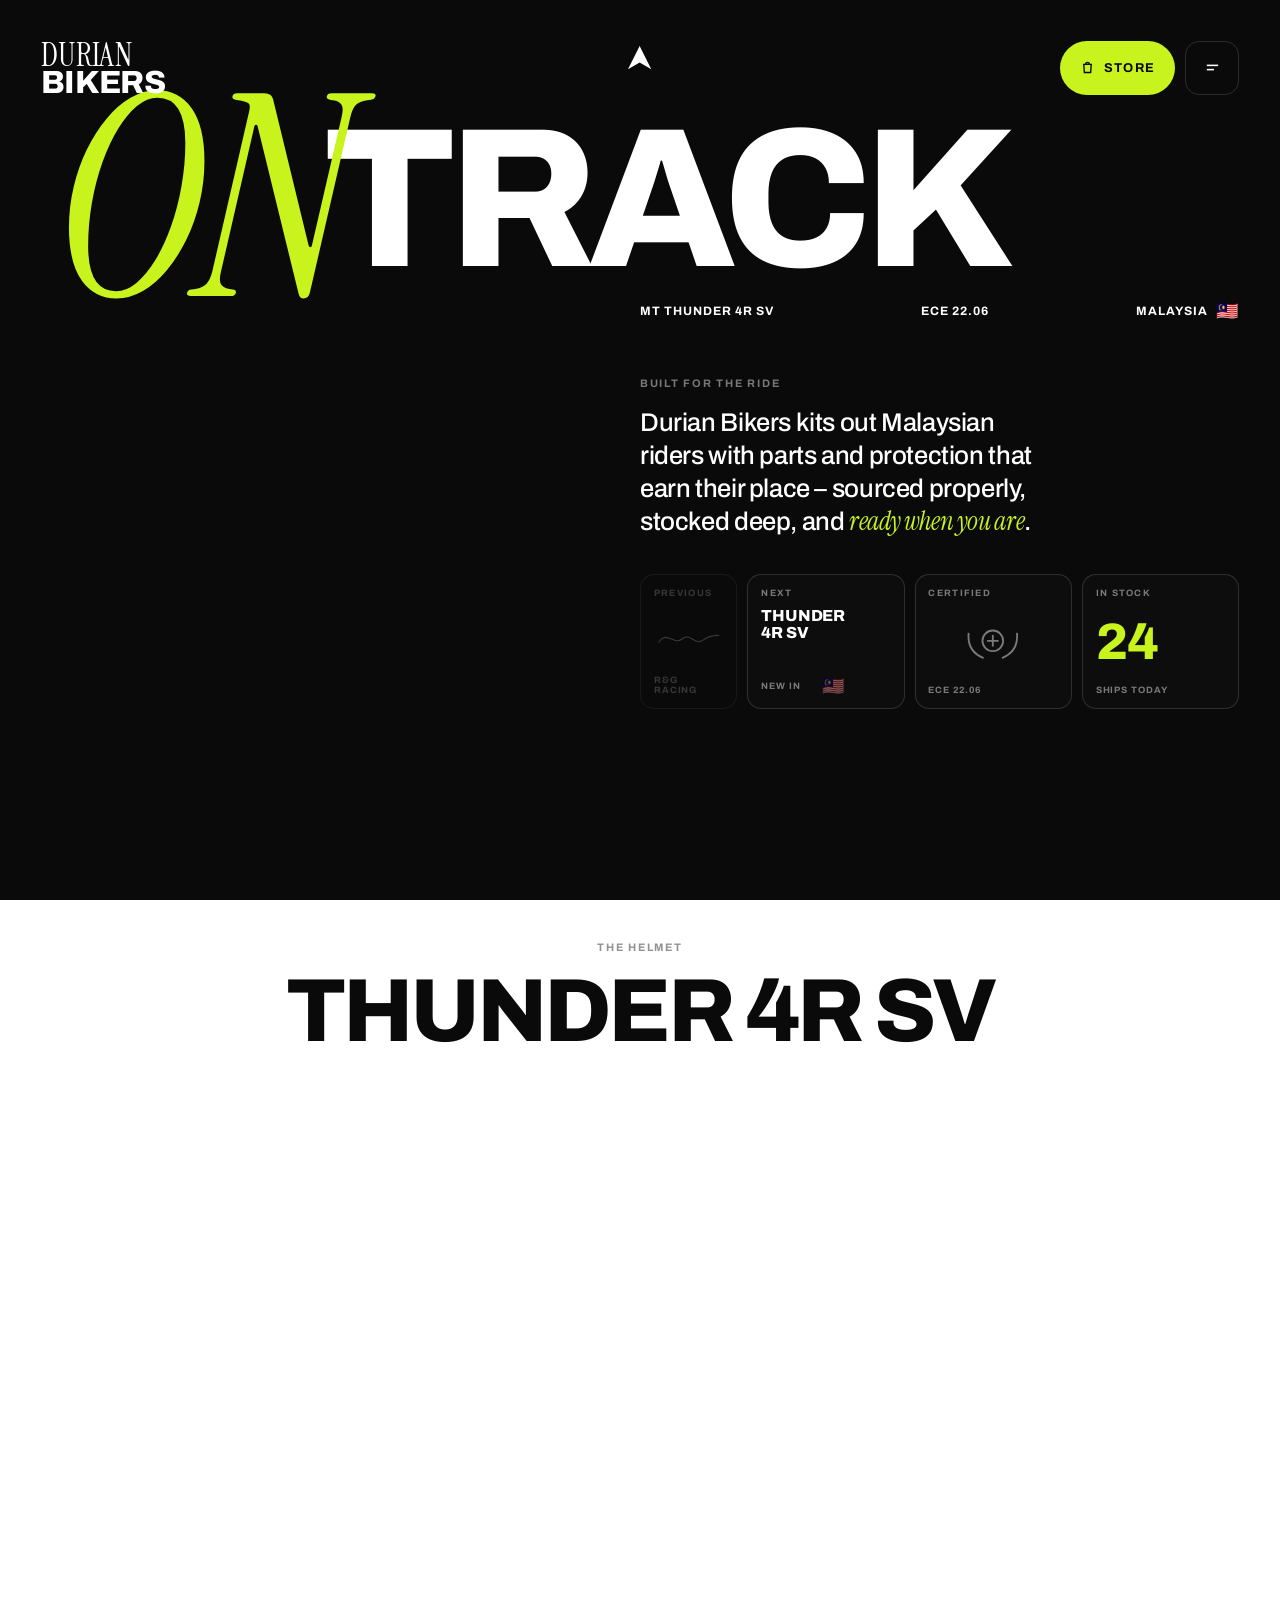
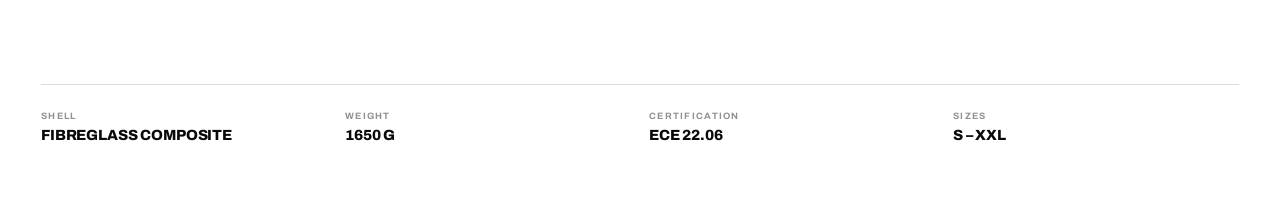
<file: motormania-child/assets/mock/_livetest.html>
<!DOCTYPE html><html lang="en"><head><meta charset="utf-8"><meta name="viewport" content="width=device-width,initial-scale=1"><title>t</title><style>html,body{margin:0;padding:0;background:#fff}.wrap{max-width:1140px;margin:0 auto}</style></head><body><div class="wrap">
<style>@import url('https://fonts.googleapis.com/css2?family=Archivo:wght@400;500;700;800;900&family=Instrument+Serif:ital@0;1&display=swap');#db-hero{--db-black:#0a0a0a;--db-white:#ffffff;--db-accent:#c8f31d;--db-muted:rgba(255,255,255,.45);--db-muted-dark:rgba(10,10,10,.45);--db-line:rgba(255,255,255,.14);--db-line-dark:rgba(10,10,10,.14);--db-font-sans:"Archivo","Helvetica Neue",Helvetica,Arial,sans-serif;--db-font-serif:"Instrument Serif",Georgia,"Times New Roman",serif;--db-gutter:clamp(16px,3.2vw,56px);width:100vw;max-width:100vw;margin-left:calc(50% - 50vw);background:var(--db-black);font-family:var(--db-font-sans);-webkit-font-smoothing:antialiased;-moz-osx-font-smoothing:grayscale}#page,.site-content,.elementor,.entry-content{overflow:visible !important}html,body{overflow-x:clip}.db-hero *{box-sizing:border-box}.db-panel{position:relative;width:100%;min-height:100vh;min-height:100svh;overflow:hidden;display:flex;flex-direction:column}.db-panel--dark{background:var(--db-black);color:var(--db-white)}.db-panel--light{background:var(--db-white);color:var(--db-black)}.db-stage{position:fixed;inset:0;z-index:2;pointer-events:none;contain:strict}.db-stage canvas{display:block;width:100%;height:100%}.db-stage__poster{position:absolute;inset:0;display:grid;place-items:center;transition:opacity .6s ease}.db-stage.is-ready .db-stage__poster{opacity:0}.db-stage__spinner{width:30px;height:30px;border:2px solid var(--db-line);border-top-color:var(--db-accent);border-radius:50%;animation:db-spin 0.9s linear infinite}@keyframes db-spin{to{transform:rotate(360deg)}}.db-hero__header{position:relative;z-index:10;display:grid;grid-template-columns:1fr auto 1fr;align-items:start;gap:16px;padding:var(--db-gutter)}.db-wordmark{color:inherit;text-decoration:none;line-height:.88;text-transform:uppercase;white-space:nowrap}.db-wordmark__top{display:block;font-family:var(--db-font-serif);font-size:clamp(19px,2.5vw,40px);letter-spacing:.01em;font-weight:400}.db-wordmark__bottom{display:block;font-size:clamp(19px,2.5vw,40px);font-weight:800;letter-spacing:-.02em}.db-hero__mark{justify-self:center;width:clamp(24px,2.6vw,38px);height:auto;color:var(--db-white)}.db-hero__actions{justify-self:end;display:flex;align-items:center;gap:10px}.db-btn{display:inline-flex;align-items:center;gap:9px;height:clamp(40px,4.2vw,56px);padding:0 clamp(14px,1.5vw,24px);border-radius:999px;border:1px solid transparent;font-size:clamp(11px,1vw,14px);font-weight:700;letter-spacing:.1em;text-transform:uppercase;text-decoration:none;cursor:pointer;transition:background-color .25s ease,color .25s ease,border-color .25s ease}.db-btn--accent{background:var(--db-accent);color:var(--db-black)}.db-btn--accent:hover,.db-btn--accent:focus-visible{background:var(--db-white);color:var(--db-black)}.db-btn--ghost{width:clamp(40px,4.2vw,56px);padding:0;justify-content:center;border-radius:14px;border-color:var(--db-line);background:transparent;color:var(--db-white)}.db-btn--ghost:hover,.db-btn--ghost:focus-visible{border-color:var(--db-white)}.db-btn svg{flex:none}.db-hero__body{position:relative;z-index:3;flex:1;display:grid;grid-template-columns:1fr 1fr;align-content:start;padding:0 var(--db-gutter) var(--db-gutter);min-height:0}.db-hero__title{grid-column:1 / -1;position:relative;margin:clamp(-24px,-1.5vw,0px) 0 0;font-size:clamp(74px,15.5vw,260px);font-weight:800;line-height:.82;letter-spacing:-.045em;text-transform:uppercase;white-space:nowrap;pointer-events:none}.db-hero__title-track{display:block;margin-left:clamp(0px,22vw,420px);color:var(--db-white)}.db-hero__title-on{position:absolute;left:clamp(-12px,1vw,40px);top:-.12em;z-index:1;font-family:var(--db-font-serif);font-style:italic;font-weight:400;font-size:1.42em;letter-spacing:-.02em;color:var(--db-accent)}.db-hero__meta{grid-column:2;display:flex;flex-wrap:wrap;justify-content:space-between;gap:12px 24px;margin-top:clamp(14px,1.6vw,26px);font-size:clamp(11px,.95vw,15px);font-weight:700;letter-spacing:.08em;text-transform:uppercase}.db-hero__meta span{display:inline-flex;align-items:center;gap:8px}.db-hero__copy{grid-column:2;align-self:center;max-width:46ch;margin-top:clamp(28px,5vh,90px)}.db-eyebrow{margin:0 0 clamp(12px,1.4vw,22px);font-size:clamp(10px,.85vw,13px);font-weight:700;letter-spacing:.16em;text-transform:uppercase;color:var(--db-muted)}.db-hero__lede{margin:0;font-size:clamp(19px,2vw,34px);font-weight:500;line-height:1.28;letter-spacing:-.015em}.db-hero__lede em{font-family:var(--db-font-serif);font-style:italic;font-weight:400;color:var(--db-accent)}.db-cards{grid-column:2;align-self:end;display:grid;grid-template-columns:minmax(96px,.62fr) repeat(3,1fr);gap:10px;margin-top:clamp(24px,4vh,60px)}.db-card{display:flex;flex-direction:column;justify-content:space-between;gap:14px;min-height:clamp(112px,15vh,168px);padding:clamp(12px,1vw,18px);border:1px solid var(--db-line);border-radius:14px;background:rgba(255,255,255,.015)}.db-card--muted{opacity:.4}.db-card__label{font-size:clamp(9px,.72vw,11px);font-weight:700;letter-spacing:.14em;text-transform:uppercase;color:var(--db-muted)}.db-card__value{font-size:clamp(14px,1.25vw,22px);font-weight:800;letter-spacing:-.01em;text-transform:uppercase;line-height:1.05}.db-card__value--xl{font-size:clamp(34px,4vw,68px);line-height:.9;color:var(--db-accent)}.db-card__foot{display:flex;align-items:center;justify-content:space-between;gap:10px;font-size:clamp(9px,.72vw,11px);font-weight:700;letter-spacing:.1em;text-transform:uppercase;color:var(--db-muted)}.db-card__flag{font-size:18px;line-height:1}.db-card__glyph{width:100%;height:auto;max-height:46px;color:var(--db-muted)}.db-card--stack{display:grid;grid-template-rows:auto 1fr;gap:10px}.db-panel--light .db-panel__inner{position:relative;z-index:3;flex:1;display:grid;grid-template-rows:auto 1fr auto;gap:24px;padding:var(--db-gutter);text-align:center;pointer-events:none}.db-panel--light .db-panel__inner>*{pointer-events:auto}.db-panel--light .db-eyebrow{color:var(--db-muted-dark)}.db-spec__title{margin:0;font-size:clamp(38px,7vw,118px);font-weight:800;line-height:.9;letter-spacing:-.04em;text-transform:uppercase}.db-spec__stage{min-height:clamp(200px,42vh,460px)}.db-spec__row{display:grid;grid-template-columns:repeat(4,1fr);gap:clamp(10px,1.4vw,28px);padding-top:clamp(16px,2vw,28px);border-top:1px solid var(--db-line-dark);text-align:left}.db-spec__row dt{font-size:clamp(9px,.72vw,11px);font-weight:700;letter-spacing:.14em;text-transform:uppercase;color:var(--db-muted-dark)}.db-spec__row dd{margin:6px 0 0;font-size:clamp(13px,1.15vw,20px);font-weight:800;letter-spacing:-.01em;text-transform:uppercase}@media (max-width:1024px){.db-hero__body{grid-template-columns:1fr}.db-hero__title-track{margin-left:clamp(0px,12vw,160px)}.db-hero__meta,.db-hero__copy,.db-cards{grid-column:1}.db-hero__body{display:flex;flex-direction:column}.db-hero__copy,.db-cards{align-self:stretch}.db-hero__meta{margin-top:auto}.db-hero__copy{margin-top:clamp(18px,3vh,36px);max-width:none}.db-cards{grid-template-columns:repeat(2,1fr)}.db-card--muted{display:none}.db-spec__row{grid-template-columns:repeat(2,1fr);gap:18px}}@media (max-width:640px){.db-hero__header{grid-template-columns:1fr auto;gap:12px}.db-hero__mark{display:none}.db-hero__title{white-space:normal;font-size:clamp(56px,19vw,110px);line-height:.86}.db-hero__title-track{margin-left:0;text-align:right}.db-hero__title-on{position:static;display:block;font-size:1.15em;line-height:.9}.db-hero__meta{justify-content:flex-start;gap:6px 14px;font-size:10px}.db-hero__lede{font-size:clamp(17px,4.6vw,22px)}.db-cards{grid-template-columns:1fr 1fr;gap:8px}.db-card{min-height:84px;gap:10px}.db-btn{letter-spacing:.06em}.db-spec__row{grid-template-columns:1fr 1fr}}@media (max-height:520px) and (max-width:1024px){.db-panel{min-height:640px}}@media (prefers-reduced-motion:reduce){.db-stage__poster,.db-stage.is-ready .db-stage__poster{transition:none}.db-stage__spinner{animation:none}}#db-hero .db-stage__canvas{display:block;width:100%;height:100%}</style><div id="db-hero" class="db-hero"><div class="db-stage" aria-hidden="true"><canvas class="db-stage__canvas"></canvas><div class="db-stage__poster"><div class="db-stage__spinner"></div></div></div><section class="db-panel db-panel--dark"><header class="db-hero__header"><a class="db-wordmark" href="/my/"><span class="db-wordmark__top">Durian</span><span class="db-wordmark__bottom">Bikers</span></a><svg class="db-hero__mark" viewBox="0 0 40 40" fill="none" aria-hidden="true"><path d="M6 34 20 6l14 28-14-8-14 8Z" fill="currentColor"/></svg><div class="db-hero__actions"><a class="db-btn db-btn--accent" href="/my/shop/"><svg width="15" height="15" viewBox="0 0 24 24" fill="none" stroke="currentColor" stroke-width="2.2" aria-hidden="true"><path d="M6 7h12l-1 13H7L6 7Z"/><path d="M9 7a3 3 0 0 1 6 0"/></svg>Store</a><button class="db-btn db-btn--ghost" type="button" aria-label="Open menu"><svg width="17" height="17" viewBox="0 0 24 24" stroke="currentColor" stroke-width="2.2" aria-hidden="true"><path d="M4 9h16"/><path d="M4 15h10"/></svg></button></div></header><div class="db-hero__body"><h1 class="db-hero__title"><span class="db-hero__title-on">On</span><span class="db-hero__title-track">Track</span></h1><p class="db-hero__meta"><span>MT Thunder 4R SV</span><span>ECE 22.06</span><span>Malaysia <span class="db-card__flag">&#127474;&#127486;</span></span></p><div class="db-hero__copy"><p class="db-eyebrow">Built for the ride</p><p class="db-hero__lede">Durian Bikers kits out Malaysian riders with parts and protection that earn their place &ndash; sourced properly, stocked deep, and <em>ready when you are</em>.</p></div><div class="db-cards"><article class="db-card db-card--muted"><span class="db-card__label">Previous</span><svg class="db-card__glyph" viewBox="0 0 120 40" fill="none" stroke="currentColor" stroke-width="2" aria-hidden="true"><path d="M8 30c14-22 26 6 40-6s22 12 36 2 28-8 28-8"/></svg><span class="db-card__foot">R&amp;G Racing</span></article><article class="db-card db-card--stack"><span class="db-card__label">Next</span><span class="db-card__value">Thunder<br>4R SV</span><span class="db-card__foot">New in <span class="db-card__flag">&#127474;&#127486;</span></span></article><article class="db-card"><span class="db-card__label">Certified</span><svg class="db-card__glyph" viewBox="0 0 60 40" fill="none" stroke="currentColor" stroke-width="1.6" aria-hidden="true"><path d="M22 34C12 30 8 22 9 12M38 34c10-4 14-12 13-22"/><circle cx="30" cy="19" r="9"/><path d="M25 19h10M30 14v10"/></svg><span class="db-card__foot">ECE 22.06</span></article><article class="db-card"><span class="db-card__label">In stock</span><span class="db-card__value db-card__value--xl">24</span><span class="db-card__foot">Ships today</span></article></div></div></section><section class="db-panel db-panel--light"><div class="db-panel__inner"><div><p class="db-eyebrow">The helmet</p><h2 class="db-spec__title">Thunder 4R SV</h2></div><div class="db-spec__stage" aria-hidden="true"></div><dl class="db-spec__row"><div><dt>Shell</dt><dd>Fibreglass composite</dd></div><div><dt>Weight</dt><dd>1650 g</dd></div><div><dt>Certification</dt><dd>ECE 22.06</dd></div><div><dt>Sizes</dt><dd>S &ndash; XXL</dd></div></dl></div></section></div><script>(function () {
	if (window.__dbHeroInit) return;
	window.__dbHeroInit = true;
	var FRAMES = ["https://durianbikers.com/wp-content/uploads/2026/08/db-helmet-frame_001.webp", "https://durianbikers.com/wp-content/uploads/2026/08/db-helmet-frame_002.webp", "https://durianbikers.com/wp-content/uploads/2026/08/db-helmet-frame_003.webp", "https://durianbikers.com/wp-content/uploads/2026/08/db-helmet-frame_004.webp", "https://durianbikers.com/wp-content/uploads/2026/08/db-helmet-frame_005.webp", "https://durianbikers.com/wp-content/uploads/2026/08/db-helmet-frame_006.webp", "https://durianbikers.com/wp-content/uploads/2026/08/db-helmet-frame_007.webp", "https://durianbikers.com/wp-content/uploads/2026/08/db-helmet-frame_008.webp", "https://durianbikers.com/wp-content/uploads/2026/08/db-helmet-frame_009.webp", "https://durianbikers.com/wp-content/uploads/2026/08/db-helmet-frame_010.webp", "https://durianbikers.com/wp-content/uploads/2026/08/db-helmet-frame_011.webp", "https://durianbikers.com/wp-content/uploads/2026/08/db-helmet-frame_012.webp", "https://durianbikers.com/wp-content/uploads/2026/08/db-helmet-frame_013.webp", "https://durianbikers.com/wp-content/uploads/2026/08/db-helmet-frame_014.webp", "https://durianbikers.com/wp-content/uploads/2026/08/db-helmet-frame_015.webp", "https://durianbikers.com/wp-content/uploads/2026/08/db-helmet-frame_016.webp", "https://durianbikers.com/wp-content/uploads/2026/08/db-helmet-frame_017.webp", "https://durianbikers.com/wp-content/uploads/2026/08/db-helmet-frame_018.webp", "https://durianbikers.com/wp-content/uploads/2026/08/db-helmet-frame_019.webp", "https://durianbikers.com/wp-content/uploads/2026/08/db-helmet-frame_020.webp", "https://durianbikers.com/wp-content/uploads/2026/08/db-helmet-frame_021.webp", "https://durianbikers.com/wp-content/uploads/2026/08/db-helmet-frame_022.webp", "https://durianbikers.com/wp-content/uploads/2026/08/db-helmet-frame_023.webp", "https://durianbikers.com/wp-content/uploads/2026/08/db-helmet-frame_024.webp"];
	/* Geometry of the rendered frames: square images in which the helmet
	   occupies this fraction of the box. Converts a wanted helmet size into a
	   draw size for the whole image. */
	var HELMET_H = 0.815, HELMET_W = 0.706;
	var FRAMING = {
		start: { h: 1.00, w: 0.66, x: -0.29, y: -0.06 },
		end:   { h: 0.58, w: 0.46, x:  0.00, y: -0.045 }
	};
	var NARROW = {
		start: { h: 0.42, w: 0.88, x: 0.00, y: 0.12 },
		end:   { h: 0.34, w: 0.72, x: 0.00, y: 0.02 }
	};
	var DAMPING = 0.085, BREAK = 1024;
	var hero = document.getElementById('db-hero');
	if (!hero) return;
	var stage = hero.querySelector('.db-stage');
	var cv = hero.querySelector('.db-stage__canvas');
	if (!stage || !cv) return;
	var ctx = cv.getContext('2d');
	var reduce = window.matchMedia('(prefers-reduced-motion: reduce)').matches;
	var imgs = new Array(FRAMES.length), loaded = 0;
	function load(i, cb) {
		if (imgs[i]) { if (cb) cb(); return; }
		var im = new Image();
		im.decoding = 'async';
		im.onload = function () { imgs[i] = im; loaded++; if (cb) cb(); };
		im.onerror = function () { if (cb) cb(); };
		im.src = FRAMES[i];
	}
	/* First frame clears the poster; the rest stream in behind it. */
	load(0, function () {
		stage.classList.add('is-ready');
		layout();
		for (var i = 1; i < FRAMES.length; i++) load(i);
	});
	var vw = 0, vh = 0, narrow = false, dpr = 1;
	function layout() {
		vw = stage.clientWidth; vh = stage.clientHeight;
		if (!vw || !vh) return;
		narrow = vw <= BREAK;
		dpr = Math.min(window.devicePixelRatio || 1, 2);
		cv.width = Math.round(vw * dpr);
		cv.height = Math.round(vh * dpr);
		ctx.setTransform(dpr, 0, 0, dpr, 0, 0);
		measure();
		if (narrow) band();
		draw(eased);
	}
	var sStart = 0, sEnd = 1;
	function measure() {
		var p = hero.querySelectorAll('.db-panel');
		if (p.length < 2) return;
		function top(el) { return el.getBoundingClientRect().top + window.pageYOffset; }
		sStart = top(p[0]); sEnd = top(p[1]);
		if (sEnd - sStart < 1) sEnd = sStart + 1;
	}
	/* Fit narrow framing to the gap the CSS leaves between headline and meta
	   strip, so the helmet never lands on either. */
	function band() {
		var t = hero.querySelector('.db-hero__title');
		var m = hero.querySelector('.db-hero__meta');
		if (!t || !m) return;
		var a = t.getBoundingClientRect().bottom + window.pageYOffset;
		var b = m.getBoundingClientRect().top + window.pageYOffset;
		if (b - a < 80) return;
		NARROW.start.h = Math.min(0.46, (b - a) * 0.9 / vh);
		NARROW.start.y = (vh / 2 - ((a + b) / 2 - sStart)) / vh;
	}
	function progress() {
		var r = (window.pageYOffset - sStart) / (sEnd - sStart);
		return r < 0 ? 0 : (r > 1 ? 1 : r);
	}
	function lerp(a, b, t) { return a + (b - a) * t; }
	function ease(t) { return t < 0.5 ? 4 * t * t * t : 1 - Math.pow(-2 * t + 2, 3) / 2; }
	/* Nearest decoded frame, so scrubbing never blanks the helmet. */
	function pick(i) {
		if (imgs[i]) return imgs[i];
		for (var d = 1; d < FRAMES.length; d++) {
			if (imgs[i - d]) return imgs[i - d];
			if (imgs[i + d]) return imgs[i + d];
		}
		return null;
	}
	var eased = 0;
	function draw(p) {
		if (!vw || !vh) return;
		var e = ease(p), f = narrow ? NARROW : FRAMING;
		var size = Math.min(
			(vh * lerp(f.start.h, f.end.h, e)) / HELMET_H,
			(vw * lerp(f.start.w, f.end.w, e)) / HELMET_W
		);
		var cx = vw / 2 + lerp(f.start.x, f.end.x, e) * vw;
		var cy = vh / 2 - lerp(f.start.y, f.end.y, e) * vh;
		var im = pick(Math.round(e * (FRAMES.length - 1)));
		ctx.clearRect(0, 0, vw, vh);
		if (im) ctx.drawImage(im, cx - size / 2, cy - size / 2, size, size);
	}
	var visible = true, target = 0;
	function tick() {
		requestAnimationFrame(tick);
		if (!visible || document.hidden || !loaded) return;
		target = reduce ? 1 : progress();
		eased = reduce ? 1 : lerp(eased, target, DAMPING);
		draw(eased);
	}
	requestAnimationFrame(tick);
	if (window.IntersectionObserver) {
		new IntersectionObserver(function (en) {
			visible = en[0].isIntersecting;
			stage.style.visibility = visible ? '' : 'hidden';
		}, { rootMargin: '10% 0px' }).observe(hero);
	}
	var rt;
	window.addEventListener('resize', function () {
		clearTimeout(rt); rt = setTimeout(layout, 120);
	}, { passive: true });
	var last = 0;
	window.addEventListener('scroll', function () {
		var n = Date.now();
		if (n - last < 500) return;
		last = n; measure();
	}, { passive: true });
	layout();
})();</script></div></body></html>
</file>
<file: durianbikers-chatbot/assets/chatbot.css>
/*
Durian Bikers Chatbot — frontend widget styles
Text domain: durianbikers-chatbot

Class naming follows what motormania-child already uses: flat, lowercase,
hyphen-separated names with a `db-` product prefix (see .db-cart-toast in
motormania-child/functions.php). Every chatbot class is prefixed `db-chat-`.
No BEM, no utility classes, no build step — this file is edited directly.

HOW THIS FILE IS LOADED
The widget mounts inside a SHADOW ROOT so that MotorMania, Elementor,
Essential Addons and ShopEngine global CSS cannot leak in and wreck it.
chatbot.js injects this same stylesheet into the shadow root as a <link>,
reusing the browser-cached copy that wp_enqueue_style already fetched.
That is why the file carries both `:host` (shadow context) and
`.db-chat-host` (light-DOM fallback for browsers without attachShadow)
selectors, and why the body-level rules further down are here too — they
only ever match in the light DOM.

RETHEMING
Change the custom properties in the RETHEME block below. They sit on the
host element, so they can also be overridden from the theme/Customizer CSS
with `.db-chat-host { --db-chat-brand: #xxxxxx; }` — custom properties
inherit through the shadow boundary. Nothing else here hardcodes a colour.
*/


/*------------------------------------------------------------*/
/*                    RETHEME — EDIT HERE                     */
/*------------------------------------------------------------*/

:host,
.db-chat-host {
    /* Brand — Durian Bikers / MotorMania green. */
    --db-chat-brand: #5f9d40;
    --db-chat-brand-hover: #4d8233;
    --db-chat-brand-ink: #ffffff;              /* text/icon on top of brand */

    /* Surfaces */
    --db-chat-surface: #ffffff;                /* panel background */
    --db-chat-surface-alt: #fafafa;            /* transcript background */
    --db-chat-header-bg: #1d1d1d;              /* dark performance header */
    --db-chat-header-ink: #ffffff;
    --db-chat-header-ink-soft: rgba(255, 255, 255, 0.6);

    /* Text */
    --db-chat-ink: #1d1d1d;
    --db-chat-ink-muted: #717171;

    /* Bubbles */
    --db-chat-bubble-bot-bg: #f4f4f4;
    --db-chat-bubble-bot-ink: #1d1d1d;
    --db-chat-bubble-user-bg: var(--db-chat-brand);
    --db-chat-bubble-user-ink: var(--db-chat-brand-ink);

    /* Status pills */
    --db-chat-in-stock-bg: rgba(95, 157, 64, 0.14);
    --db-chat-in-stock-ink: #3d6b28;
    --db-chat-out-stock-bg: #f4f4f4;
    --db-chat-out-stock-ink: #717171;

    /* WhatsApp handoff. Brand green is the official one — it is the whole
       point of the row that it reads as WhatsApp at a glance. The ring and
       tint are the same green; CSS cannot derive alpha from a hex custom
       property, so they are spelled out. */
    --db-chat-whatsapp: #25d366;
    --db-chat-whatsapp-tint: rgba(37, 211, 102, 0.10);
    --db-chat-whatsapp-ring: rgba(37, 211, 102, 0.45);

    /* Notices (429 / 503 / network / validation) */
    --db-chat-notice-bg: #f4f4f4;
    --db-chat-notice-ink: #1d1d1d;
    --db-chat-error-ink: #b42318;

    /* Lines, corners, depth */
    --db-chat-border: rgba(29, 29, 29, 0.10);
    --db-chat-radius-panel: 24px;
    --db-chat-radius-card: 12px;
    --db-chat-radius-bubble: 12px;
    --db-chat-shadow-panel: 0 6px 6px 0 rgba(0, 0, 0, 0.02), 0 8px 24px 0 rgba(0, 0, 0, 0.12);
    --db-chat-shadow-launcher: rgba(0, 0, 0, 0.2) 0 4px 8px;
    --db-chat-shadow-composer: -4px -4px 10px rgba(0, 0, 0, 0.1);
    --db-chat-overlay: rgba(0, 0, 0, 0.5);
    --db-chat-focus: #1173d4;                  /* visible focus ring */

    /* Type — inherits the theme font by default. */
    --db-chat-font: inherit;
    --db-chat-size-frame: 16px;                /* chrome */
    --db-chat-size-message: 14px;              /* bubbles */
    --db-chat-size-caption: 12px;              /* captions, footnote */

    /* Geometry */
    --db-chat-panel-width: 400px;
    --db-chat-panel-max-height: 704px;
    --db-chat-launcher-size: 64px;

    /* Position. Raise --db-chat-offset-bottom if a sticky cart or promo bar
       is ever added; the panel follows the launcher automatically. */
    --db-chat-offset-right: 20px;
    --db-chat-offset-bottom: 20px;

    /* Stacking. High on purpose so Elementor sticky sections cannot bury
       the launcher. The theme's own overlays are handled by the
       `display: none` rules at the bottom of this file instead. */
    --db-chat-z: 9999999;
}


/*------------------------------------------------------------*/
/*                          HOST                              */
/*------------------------------------------------------------*/

:host,
.db-chat-host {
    position: fixed;
    right: 0;
    bottom: 0;
    z-index: var(--db-chat-z);
    width: 0;
    height: 0;
    font-family: var(--db-chat-font);
    font-size: var(--db-chat-size-frame);
    line-height: 1.5;
    color: var(--db-chat-ink);
    -webkit-font-smoothing: antialiased;
    /* Revealed by chatbot.js once the stylesheet has loaded, so the
       launcher never flashes unstyled. */
    visibility: hidden;
}

:host(.is-ready),
.db-chat-host.is-ready {
    visibility: visible;
}

/* Everything is scoped to .db-chat-root. This same file is also enqueued
   in the light DOM, so a bare `*` reset here would leak across the whole
   site. .db-chat-root exists in both the shadow tree and the light-DOM
   fallback, which makes it the right scope in either case. */
.db-chat-root,
.db-chat-root *,
.db-chat-root *::before,
.db-chat-root *::after {
    box-sizing: border-box;
}

.db-chat-visually-hidden {
    position: absolute !important;
    width: 1px;
    height: 1px;
    margin: -1px;
    padding: 0;
    overflow: hidden;
    clip: rect(0 0 0 0);
    clip-path: inset(50%);
    white-space: nowrap;
    border: 0;
}

/* One consistent, high-contrast focus ring for the whole widget. */
.db-chat-root :focus-visible {
    outline: 3px solid var(--db-chat-focus);
    outline-offset: 2px;
}


/*------------------------------------------------------------*/
/*                        LAUNCHER                            */
/*------------------------------------------------------------*/

.db-chat-launcher {
    position: fixed;
    right: var(--db-chat-offset-right);
    bottom: max(var(--db-chat-offset-bottom), env(safe-area-inset-bottom, 0px));
    display: flex;
    align-items: center;
    justify-content: center;
    width: var(--db-chat-launcher-size);
    height: var(--db-chat-launcher-size);
    padding: 0;
    border: 0;
    border-radius: 50%;
    background: var(--db-chat-brand);
    color: var(--db-chat-brand-ink);
    cursor: pointer;
    box-shadow: var(--db-chat-shadow-launcher);
    transition: all 0.2s ease-in-out;
    -webkit-tap-highlight-color: transparent;
}

.db-chat-launcher:hover {
    background: var(--db-chat-brand-hover);
    transform: translateY(-2px);
    box-shadow: rgba(0, 0, 0, 0.28) 0 8px 16px;
}

.db-chat-launcher:active {
    transform: scale(0.94);
}

.db-chat-launcher svg {
    width: 28px;
    height: 28px;
    display: block;
    pointer-events: none;
    transition: opacity 0.18s ease-in-out, transform 0.18s ease-in-out;
}

/* Two icons stacked; open state cross-fades the chat glyph to a white X. */
.db-chat-launcher .db-chat-icon-close {
    position: absolute;
    width: 32px;
    height: 32px;
    opacity: 0;
    transform: rotate(-45deg) scale(0.7);
}

.db-chat-root.is-open .db-chat-launcher .db-chat-icon-open {
    opacity: 0;
    transform: rotate(45deg) scale(0.7);
}

.db-chat-root.is-open .db-chat-launcher .db-chat-icon-close {
    opacity: 1;
    transform: rotate(0) scale(1);
}

/* Unread nudge — a plain dot, no number. Hidden once the panel is opened. */
.db-chat-launcher-dot {
    position: absolute;
    top: 4%;
    inset-inline-end: 4%;
    width: 12px;
    height: 12px;
    border-radius: 50%;
    background: var(--db-chat-error-ink);
    border: 2px solid var(--db-chat-surface);
}

.db-chat-root.is-open .db-chat-launcher-dot,
.db-chat-root.is-seen .db-chat-launcher-dot {
    display: none;
}


/*------------------------------------------------------------*/
/*                     OVERLAY (mobile)                       */
/*------------------------------------------------------------*/

.db-chat-overlay {
    position: fixed;
    inset: 0;
    background: var(--db-chat-overlay);
    opacity: 0;
    visibility: hidden;
    transition: opacity 0.25s ease-out, visibility 0.25s;
    border: 0;
    padding: 0;
    display: none;
    cursor: pointer;
}


/*------------------------------------------------------------*/
/*                          PANEL                             */
/*------------------------------------------------------------*/

.db-chat-panel {
    position: fixed;
    right: var(--db-chat-offset-right);
    bottom: calc(var(--db-chat-offset-bottom) + var(--db-chat-launcher-size) + 16px);
    display: flex;
    flex-direction: column;
    width: var(--db-chat-panel-width);
    max-width: calc(100vw - (var(--db-chat-offset-right) * 2));
    height: min(var(--db-chat-panel-max-height), 100vh - 114px);
    overflow: hidden;
    background: var(--db-chat-surface);
    border-radius: var(--db-chat-radius-panel);
    box-shadow: var(--db-chat-shadow-panel);
    opacity: 0;
    visibility: hidden;
    transform: scale(0);
    transform-origin: bottom right;
    /* The slight overshoot in the cubic-bezier is what makes the open feel
       right. Do not "tidy" these numbers. */
    transition: transform 0.3s cubic-bezier(0, 1.2, 1, 1), opacity 0.2s ease-out, visibility 0.3s;
}

.db-chat-root.is-open .db-chat-panel {
    opacity: 1;
    visibility: visible;
    transform: scale(1);
}

.db-chat-panel[hidden] {
    display: none;
}


/*  Header — deliberately minimal: identity + an accessible close control.
    Esc alone is not enough for touch users, so the close button stays. */

.db-chat-header {
    display: flex;
    align-items: center;
    gap: 10px;
    flex: 0 0 auto;
    padding: 12px 10px 12px 16px;
    background: var(--db-chat-header-bg);
    color: var(--db-chat-header-ink);
}

.db-chat-avatar {
    display: flex;
    align-items: center;
    justify-content: center;
    flex: 0 0 auto;
    width: 32px;
    height: 32px;
    border-radius: 50%;
    background: var(--db-chat-brand);
    color: var(--db-chat-brand-ink);
    overflow: hidden;
}

.db-chat-avatar svg {
    width: 18px;
    height: 18px;
}

.db-chat-avatar img {
    width: 100%;
    height: 100%;
    object-fit: cover;
    display: block;
}

.db-chat-heading {
    flex: 1 1 auto;
    min-width: 0;
}

.db-chat-title {
    margin: 0;
    font-size: 15px;
    font-weight: 700;
    line-height: 1.25;
    color: var(--db-chat-header-ink);
    white-space: nowrap;
    overflow: hidden;
    text-overflow: ellipsis;
}

.db-chat-subtitle {
    display: flex;
    align-items: center;
    gap: 6px;
    margin: 1px 0 0;
    font-size: var(--db-chat-size-caption);
    line-height: 1.3;
    color: var(--db-chat-header-ink-soft);
}

.db-chat-subtitle::before {
    content: "";
    width: 6px;
    height: 6px;
    border-radius: 50%;
    background: var(--db-chat-brand);
    flex: 0 0 auto;
}

.db-chat-close {
    display: flex;
    align-items: center;
    justify-content: center;
    flex: 0 0 auto;
    width: 36px;
    height: 36px;
    padding: 0;
    border: 0;
    border-radius: 50%;
    background: transparent;
    color: var(--db-chat-header-ink);
    cursor: pointer;
    transition: background-color 0.18s ease-in-out;
}

.db-chat-close:hover {
    background: rgba(255, 255, 255, 0.14);
}

.db-chat-close svg {
    width: 18px;
    height: 18px;
    pointer-events: none;
}


/*------------------------------------------------------------*/
/*                       TRANSCRIPT                           */
/*------------------------------------------------------------*/

.db-chat-log {
    flex: 1 1 auto;
    min-height: 0;
    overflow-y: auto;
    overscroll-behavior: contain;
    -webkit-overflow-scrolling: touch;
    scroll-behavior: smooth;
    padding: 16px;
    background: var(--db-chat-surface-alt);
    display: flex;
    flex-direction: column;
    gap: 16px;
    /* Scrollbar hidden — the transcript reads cleaner without it. */
    scrollbar-width: none;
    -ms-overflow-style: none;
}

.db-chat-log::-webkit-scrollbar {
    width: 0;
    height: 0;
}

.db-chat-msg {
    display: flex;
    gap: 8px;
}

.db-chat-msg-bot {
    align-items: flex-start;
}

.db-chat-msg-user {
    justify-content: flex-end;
}

.db-chat-msg-avatar {
    display: flex;
    align-items: center;
    justify-content: center;
    flex: 0 0 auto;
    width: 32px;
    height: 32px;
    border-radius: 50%;
    background: var(--db-chat-brand);
    color: var(--db-chat-brand-ink);
    overflow: hidden;
}

.db-chat-msg-avatar svg {
    width: 17px;
    height: 17px;
}

.db-chat-msg-avatar img {
    width: 100%;
    height: 100%;
    object-fit: cover;
    display: block;
}

/* Keeps product cards aligned with the bubble above, without a second
   avatar circle. */
.db-chat-msg-spacer {
    flex: 0 0 auto;
    width: 32px;
}

.db-chat-msg-body {
    display: flex;
    flex-direction: column;
    align-items: flex-start;
    gap: 4px;
    flex: 1 1 auto;
    min-width: 0;
}

.db-chat-bubble {
    padding: 8px 12px;
    border-radius: var(--db-chat-radius-bubble);
    font-size: var(--db-chat-size-message);
    line-height: 1.5;
    /* Assistant text is model output written with textContent — it can hold
       long unbroken strings, so force it to wrap. */
    white-space: pre-wrap;
    overflow-wrap: anywhere;
    word-break: break-word;
}

/* Clickable links inside a bubble (store URLs the assistant points to, etc.). */
.db-chat-bubble .db-chat-link {
    color: var(--db-chat-brand-hover);
    font-weight: 600;
    text-decoration: underline;
    text-underline-offset: 2px;
}

.db-chat-bubble .db-chat-link:hover,
.db-chat-bubble .db-chat-link:focus-visible {
    color: var(--db-chat-brand);
}

/* On the user's own (brand-coloured) bubble, links need light ink to stay legible. */
.db-chat-msg-user .db-chat-bubble .db-chat-link {
    color: var(--db-chat-brand-ink);
}

/* Bot bubbles stop short of the right edge so the column reads as a reply. */
.db-chat-msg-bot .db-chat-bubble {
    max-width: calc(100% - 2rem);
    background: var(--db-chat-bubble-bot-bg);
    color: var(--db-chat-bubble-bot-ink);
}

.db-chat-msg-user .db-chat-bubble {
    max-width: 85%;
    background: var(--db-chat-bubble-user-bg);
    color: var(--db-chat-bubble-user-ink);
}

/* The photo the customer sent, echoed inside their own bubble. */
.db-chat-bubble-image {
    display: block;
    max-width: 200px;
    max-height: 200px;
    width: auto;
    height: auto;
    border-radius: 10px;
}

.db-chat-caption {
    margin: 0;
    padding-left: 2px;
    font-size: var(--db-chat-size-caption);
    line-height: 1.3;
    color: var(--db-chat-ink-muted);
}


/*  Typing indicator — pulsing dots, staggered.  */

.db-chat-typing {
    display: flex;
    align-items: center;
    gap: 6px;
    padding: 12px;
}

.db-chat-dot {
    width: 7px;
    height: 7px;
    border-radius: 50%;
    background: var(--db-chat-ink-muted);
    opacity: 0.7;
    animation: db-chat-pulse 1.5s ease-in-out infinite;
}

.db-chat-dot:nth-child(2) { animation-delay: 0.2s; }
.db-chat-dot:nth-child(3) { animation-delay: 0.4s; }

@keyframes db-chat-pulse {
    0%, 20%   { transform: scale(1);   opacity: 0.7; }
    50%       { transform: scale(1.5); opacity: 1; }
    80%, 100% { transform: scale(1);   opacity: 0.7; }
}

/* Backend runs a server-side catalogue search loop, so replies can take
   3-8s. After a beat we say what is happening rather than pulse silently. */
.db-chat-typing-note {
    margin: 0;
    padding-left: 2px;
    font-size: var(--db-chat-size-caption);
    line-height: 1.3;
    color: var(--db-chat-ink-muted);
}


/*  Inline notices (429 / 503 / network / validation)  */

.db-chat-notice {
    display: flex;
    gap: 10px;
    padding: 11px 13px;
    border-radius: var(--db-chat-radius-card);
    background: var(--db-chat-notice-bg);
    color: var(--db-chat-notice-ink);
    font-size: 13px;
    line-height: 1.45;
    overflow-wrap: anywhere;
}

.db-chat-notice svg {
    flex: 0 0 auto;
    width: 17px;
    height: 17px;
    margin-top: 1px;
    color: var(--db-chat-ink-muted);
}

.db-chat-notice-error svg {
    color: var(--db-chat-error-ink);
}

.db-chat-notice-retry {
    display: inline-block;
    margin-top: 8px;
    padding: 0;
    border: 0;
    background: none;
    color: var(--db-chat-error-ink);
    font: inherit;
    font-weight: 700;
    text-decoration: underline;
    cursor: pointer;
}


/*------------------------------------------------------------*/
/*                      PRODUCT CARDS                         */
/*------------------------------------------------------------*/

/* v2 option: an "Add to cart" action could live on these cards via the
   WooCommerce AJAX add-to-cart endpoint. Deliberately NOT in v1 — the
   store went live on real payments and nothing new goes near the cart. */

.db-chat-products {
    display: flex;
    flex-direction: column;
    gap: 8px;
    width: 100%;
    margin: 4px 0 0;
    padding: 0;
    list-style: none;
}

.db-chat-product {
    display: flex;
    align-items: stretch;
    gap: 12px;
    padding: 10px;
    background: var(--db-chat-surface);
    border: 1px solid var(--db-chat-border);
    border-radius: var(--db-chat-radius-card);
    transition: border-color 0.2s ease-in-out, box-shadow 0.2s ease-in-out, transform 0.2s ease-in-out;
}

.db-chat-product:hover {
    border-color: var(--db-chat-brand);
    box-shadow: 0 6px 18px rgba(0, 0, 0, 0.08);
    transform: translateY(-1px);
}

.db-chat-product-thumb {
    flex: 0 0 auto;
    display: flex;
    align-items: center;
    justify-content: center;
    width: 64px;
    height: 64px;
    border-radius: 8px;
    background: var(--db-chat-bubble-bot-bg);
    overflow: hidden;
    color: var(--db-chat-ink-muted);
}

.db-chat-product-thumb img {
    width: 100%;
    height: 100%;
    object-fit: cover;
    display: block;
}

.db-chat-product-thumb svg {
    width: 22px;
    height: 22px;
    opacity: 0.6;
}

.db-chat-product-body {
    flex: 1 1 auto;
    min-width: 0;
    display: flex;
    flex-direction: column;
    justify-content: center;
    gap: 3px;
}

.db-chat-product-name {
    margin: 0;
    font-size: 13px;
    font-weight: 700;
    line-height: 1.3;
    color: var(--db-chat-ink);
    /* Two-line clamp; motorcycle part names get long. */
    display: -webkit-box;
    -webkit-line-clamp: 2;
    line-clamp: 2;
    -webkit-box-orient: vertical;
    overflow: hidden;
    overflow-wrap: anywhere;
}

.db-chat-product-meta {
    display: flex;
    align-items: center;
    flex-wrap: wrap;
    gap: 6px;
}

/* Price is a pre-formatted MYR string from WooCommerce — never built here. */
.db-chat-product-price {
    font-size: 13px;
    font-weight: 700;
    color: var(--db-chat-ink);
}

.db-chat-pill {
    display: inline-block;
    padding: 2px 8px;
    border-radius: 999px;
    font-size: 11px;
    font-weight: 700;
    letter-spacing: 0.02em;
    text-transform: uppercase;
    white-space: nowrap;
}

.db-chat-pill-in {
    background: var(--db-chat-in-stock-bg);
    color: var(--db-chat-in-stock-ink);
}

.db-chat-pill-out {
    background: var(--db-chat-out-stock-bg);
    color: var(--db-chat-out-stock-ink);
}

.db-chat-product-main {
    flex: 1 1 auto;
    min-width: 0;
    display: flex;
    align-items: stretch;
    gap: 12px;
    color: inherit;
    text-decoration: none;
    border-radius: 8px;
}

.db-chat-product-main:focus-visible {
    outline: 2px solid var(--db-chat-brand);
    outline-offset: 2px;
}

.db-chat-product-pick {
    border: 0;
    cursor: pointer;
    font-family: inherit;
    align-self: center;
    flex: 0 0 auto;
    padding: 7px 14px;
    border-radius: 999px;
    background: var(--db-chat-brand);
    color: var(--db-chat-brand-ink);
    font-size: 12px;
    font-weight: 700;
    line-height: 1.2;
    text-decoration: none;
    white-space: nowrap;
    transition: background-color 0.2s ease-in-out;
}

.db-chat-product-pick:hover,
.db-chat-product-pick:focus {
    background: var(--db-chat-brand-hover);
    color: var(--db-chat-brand-ink);
    text-decoration: none;
}


/*------------------------------------------------------------*/
/*                        PAGE LINKS                          */
/*------------------------------------------------------------*/

/* Links to the store's own policy pages (delivery, returns…), from the
   `pages` array in the response. Deliberately quieter than a product card:
   the product is what the customer buys, this is supporting reading. */

.db-chat-pages-label {
    margin: 6px 0 4px;
    font-size: 11px;
    font-weight: 700;
    letter-spacing: 0.02em;
    text-transform: uppercase;
    color: var(--db-chat-ink-muted);
}

.db-chat-pages {
    display: flex;
    flex-direction: column;
    align-items: flex-start;
    gap: 6px;
    width: 100%;
    margin: 0;
    padding: 0;
    list-style: none;
}

.db-chat-page-link {
    display: inline-flex;
    align-items: center;
    gap: 8px;
    max-width: 100%;
    padding: 8px 12px;
    background: var(--db-chat-surface);
    border: 1px solid var(--db-chat-border);
    border-radius: 999px;
    color: var(--db-chat-ink);
    font-size: 13px;
    font-weight: 700;
    line-height: 1.3;
    text-decoration: none;
    transition: border-color 0.2s ease-in-out, background-color 0.2s ease-in-out;
}

.db-chat-page-link:hover,
.db-chat-page-link:focus {
    border-color: var(--db-chat-brand);
    background: var(--db-chat-bubble-bot-bg);
    color: var(--db-chat-ink);
    text-decoration: underline;
}

.db-chat-page-icon {
    flex: 0 0 auto;
    width: 15px;
    height: 15px;
    color: var(--db-chat-brand);
}

/* Page titles can be long ("Pre-order Product Duration"); wrap rather than
   push the bubble column wide. */
.db-chat-page-title {
    min-width: 0;
    overflow-wrap: anywhere;
}


/*------------------------------------------------------------*/
/*                    SUGGESTION CHIPS                        */
/*------------------------------------------------------------*/

.db-chat-suggestions {
    flex: 0 0 auto;
    display: flex;
    flex-wrap: wrap;
    gap: 7px;
    padding: 0 16px 14px;
    background: var(--db-chat-surface-alt);
}

.db-chat-suggestions[hidden] {
    display: none;
}

/* Starter chips are dimmed and unclickable while the pre-chat contact gate is
   unmet — a customer must give their name + email before they can chat. */
.db-chat-suggestions-locked {
    opacity: 0.45;
    pointer-events: none;
}

.db-chat-chip {
    /* inline-flex so the mobile sheet's 44px minimum can centre the label.
       max-width caps a long label at the row width instead of letting it
       push out of the panel. */
    display: inline-flex;
    align-items: center;
    max-width: 100%;
    padding: 7px 13px;
    border: 1px solid var(--db-chat-brand);
    border-radius: 999px;
    background: var(--db-chat-surface);
    color: var(--db-chat-brand-hover);
    font-family: inherit;
    font-size: var(--db-chat-size-caption);
    font-weight: 600;
    line-height: 1.3;
    text-align: left;
    cursor: pointer;
    transition: background-color 0.2s ease-in-out, color 0.2s ease-in-out;
}

.db-chat-chip:hover {
    background: var(--db-chat-brand);
    color: var(--db-chat-brand-ink);
}

/* Size buttons for the "This one" -> pick-a-size step. Same pill as the
   chips, wrapped in a row under the prompt. */
.db-chat-size-actions {
    display: flex;
    flex-wrap: wrap;
    gap: 8px;
    margin-top: 8px;
}

.db-chat-size-btn {
    display: inline-flex;
    align-items: center;
    justify-content: center;
    min-width: 44px;
    padding: 8px 16px;
    border: 1px solid var(--db-chat-brand);
    border-radius: 999px;
    background: var(--db-chat-surface);
    color: var(--db-chat-brand-hover);
    font-family: inherit;
    font-size: var(--db-chat-size-caption);
    font-weight: 600;
    line-height: 1.3;
    cursor: pointer;
    transition: background-color 0.2s ease-in-out, color 0.2s ease-in-out;
}

.db-chat-size-btn:hover,
.db-chat-size-btn:focus-visible {
    background: var(--db-chat-brand);
    color: var(--db-chat-brand-ink);
}

/* Follow-up chips (guided product finder). Same .db-chat-chip button as the
   starter row above — only the container differs, because these live INSIDE
   the transcript, under the reply they belong to, rather than in the pinned
   row above the composer. So: no background of its own, and the message
   column's own padding does the spacing. */
.db-chat-chips {
    display: flex;
    flex-wrap: wrap;
    gap: 7px;
    /* Bubbles cap at 85%; match that so a wide chip row cannot out-dent the
       reply sitting directly above it. */
    max-width: 85%;
    animation: db-chat-chip-in 0.22s ease-out both;
}

@keyframes db-chat-chip-in {
    from { opacity: 0; transform: translateY(4px); }
    to   { opacity: 1; transform: none; }
}


/*------------------------------------------------------------*/
/*                        COMPOSER                            */
/*------------------------------------------------------------*/

/* The upward shadow lifts the composer off the transcript. */
.db-chat-composer {
    position: relative;
    flex: 0 0 auto;
    background: var(--db-chat-surface);
    border-radius: var(--db-chat-radius-panel) var(--db-chat-radius-panel) 0 0;
    box-shadow: var(--db-chat-shadow-composer);
    padding: 12px 14px calc(8px + env(safe-area-inset-bottom, 0px));
}

.db-chat-form {
    display: flex;
    align-items: flex-end;
    gap: 8px;
}

/* Collapsible "Contact & help" extras (WhatsApp link + Talk to a human).
   Collapsed by default so the composer no longer eats half the panel. */
.db-chat-extras-toggle {
    display: flex;
    align-items: center;
    gap: 5px;
    width: fit-content;
    margin: 8px auto 0;
    padding: 5px 14px;
    border: 1px solid var(--db-chat-brand);
    border-radius: 999px;
    background: var(--db-chat-surface);
    color: var(--db-chat-brand-hover);
    font-family: inherit;
    font-size: var(--db-chat-size-caption);
    font-weight: 600;
    cursor: pointer;
    transition: background-color 0.2s ease, color 0.2s ease, border-color 0.2s ease;
}

.db-chat-extras-toggle:hover,
.db-chat-extras-toggle:focus-visible {
    background: var(--db-chat-brand);
    color: var(--db-chat-brand-ink);
    border-color: var(--db-chat-brand);
}

.db-chat-extras-toggle-chevron {
    display: inline-block;
    line-height: 1;
    transition: transform 0.2s ease;
}

.db-chat-composer.db-chat-extras-open .db-chat-extras-toggle-chevron {
    transform: rotate(180deg);
}

.db-chat-extras {
    overflow: hidden;
    max-height: 0;
    opacity: 0;
    transition: max-height 0.25s ease, opacity 0.2s ease;
}

.db-chat-composer.db-chat-extras-open .db-chat-extras {
    max-height: 320px;
    opacity: 1;
}

.db-chat-input {
    flex: 1 1 auto;
    min-width: 0;
    min-height: 2.5rem;
    max-height: 7.5rem;
    padding: 9px 14px;
    border: 1px solid var(--db-chat-border);
    border-radius: 20px;
    background: var(--db-chat-surface);
    color: var(--db-chat-ink);
    font-family: inherit;
    /* 16px keeps iOS Safari from zooming the page on focus. */
    font-size: 16px;
    line-height: 1.4;
    resize: none;
    /* chatbot.js flips this to `auto` only once the textarea hits its
       max-height, so an empty scrollbar track is never drawn. */
    overflow-y: hidden;
}

.db-chat-input::placeholder {
    color: var(--db-chat-ink-muted);
    opacity: 1;
}

.db-chat-input:focus {
    border-color: var(--db-chat-brand);
}

/* Photo attach (vision): a quiet round button left of the input, plus the
   preview strip above the composer form. */
.db-chat-attach {
    display: flex;
    align-items: center;
    justify-content: center;
    flex: 0 0 auto;
    width: 36px;
    height: 36px;
    padding: 0;
    border: 0;
    border-radius: 50%;
    background: transparent;
    color: var(--db-chat-ink-muted);
    cursor: pointer;
    transition: background-color 0.15s ease, color 0.15s ease;
}

.db-chat-attach:hover,
.db-chat-attach:focus-visible {
    background: var(--db-chat-surface-alt);
    color: var(--db-chat-brand);
}

.db-chat-attach svg {
    width: 20px;
    height: 20px;
}

.db-chat-image-preview {
    position: relative;
    display: inline-block;
    margin: 0 0 8px 4px;
}

.db-chat-image-preview[hidden] {
    display: none;
}

.db-chat-image-thumb {
    display: block;
    width: 88px;
    height: 88px;
    object-fit: cover;
    border-radius: 10px;
    border: 1px solid var(--db-chat-border);
}

.db-chat-image-remove {
    position: absolute;
    top: -8px;
    right: -8px;
    display: flex;
    align-items: center;
    justify-content: center;
    width: 22px;
    height: 22px;
    padding: 0;
    border: 2px solid var(--db-chat-surface);
    border-radius: 50%;
    background: var(--db-chat-ink);
    color: #fff;
    font-size: 12px;
    line-height: 1;
    cursor: pointer;
}

.db-chat-send {
    display: flex;
    align-items: center;
    justify-content: center;
    flex: 0 0 auto;
    width: 36px;
    height: 36px;
    padding: 0;
    border: 0;
    border-radius: 50%;
    background: var(--db-chat-brand);
    color: var(--db-chat-brand-ink);
    cursor: pointer;
    transition: background-color 0.2s ease-in-out, transform 0.1s ease-in-out;
}

.db-chat-send:hover:not(:disabled) {
    background: var(--db-chat-brand-hover);
}

.db-chat-send:active:not(:disabled) {
    transform: scale(0.9);
}

.db-chat-send:disabled {
    background: var(--db-chat-bubble-bot-bg);
    color: var(--db-chat-ink-muted);
    cursor: not-allowed;
}

/* Composer textarea while the pre-chat contact gate is unmet. */
.db-chat-input:disabled {
    background: var(--db-chat-surface-alt);
    color: var(--db-chat-ink-muted);
    cursor: not-allowed;
}

.db-chat-send svg {
    width: 17px;
    height: 17px;
    pointer-events: none;
}

/* Busy state: grey circle with a spinner instead of the arrow. */
.db-chat-send.is-busy svg {
    display: none;
}

.db-chat-send.is-busy::after {
    content: "";
    width: 15px;
    height: 15px;
    border: 2px solid currentColor;
    border-top-color: transparent;
    border-radius: 50%;
    animation: db-chat-spin 0.7s linear infinite;
}

@keyframes db-chat-spin {
    to { transform: rotate(360deg); }
}

/*------------------------------------------------------------*/
/*                    HUMAN HANDOFF (WhatsApp)                */
/*------------------------------------------------------------*/

/* An escape hatch, not a call to action: it sits below the composer, above
   the disclaimer, and is deliberately quieter than the send button and the
   product cards. chatbot.js renders nothing at all when no number is
   configured, and `[hidden]` below makes sure that costs no space — no
   border, no padding, no gap. */

.db-chat-handoff {
    display: flex;
    flex-direction: column;
    align-items: center;
    gap: 4px;
    margin-top: 10px;
    padding-top: 10px;
    border-top: 1px solid var(--db-chat-border);
    text-align: center;
}

.db-chat-handoff[hidden] {
    display: none;
}

.db-chat-handoff-link {
    display: inline-flex;
    align-items: center;
    justify-content: center;
    gap: 8px;
    min-height: 36px;
    max-width: 100%;
    padding: 7px 14px;
    border: 1px solid var(--db-chat-border);
    border-radius: 999px;
    background: var(--db-chat-surface);
    color: var(--db-chat-ink);
    font-size: var(--db-chat-size-caption);
    font-weight: 700;
    line-height: 1.3;
    text-decoration: none;
    transition: border-color 0.2s ease-in-out, background-color 0.2s ease-in-out;
}

.db-chat-handoff-link:hover,
.db-chat-handoff-link:focus {
    border-color: var(--db-chat-whatsapp);
    background: var(--db-chat-whatsapp-tint);
    color: var(--db-chat-ink);
    text-decoration: none;
}

.db-chat-handoff-icon {
    flex: 0 0 auto;
    width: 20px;
    height: 20px;
    color: var(--db-chat-whatsapp);
}

.db-chat-handoff-label {
    min-width: 0;
    overflow-wrap: anywhere;
}

.db-chat-handoff-meta {
    margin: 0;
    color: var(--db-chat-ink-muted);
    font-size: 11px;
    line-height: 1.35;
}

.db-chat-handoff-hours,
.db-chat-handoff-note {
    display: block;
}

/* Status dot on the note line only. No dot at all when the open/closed state
   is unknown — chatbot.js omits the note entirely in that case, so there is
   nothing here to colour. */
.db-chat-handoff.is-open .db-chat-handoff-note::before,
.db-chat-handoff.is-closed .db-chat-handoff-note::before {
    content: "";
    display: inline-block;
    width: 6px;
    height: 6px;
    margin-inline-end: 5px;
    border-radius: 50%;
    vertical-align: middle;
}

.db-chat-handoff.is-open .db-chat-handoff-note::before {
    background: var(--db-chat-whatsapp);
}

.db-chat-handoff.is-closed .db-chat-handoff-note::before {
    background: var(--db-chat-ink-muted);
}

/* Brief nudge when the assistant hands the customer over. Six seconds, then
   it goes quiet again — this is the ONLY prominence mechanism; there is
   deliberately no second button inside the message. */
.db-chat-handoff.is-highlight .db-chat-handoff-link {
    border-color: var(--db-chat-whatsapp);
    background: var(--db-chat-whatsapp-tint);
    animation: db-chat-handoff-nudge 1.4s ease-out 2;
}

@keyframes db-chat-handoff-nudge {
    0%        { box-shadow: 0 0 0 0 var(--db-chat-whatsapp-ring); }
    70%, 100% { box-shadow: 0 0 0 9px rgba(37, 211, 102, 0); }
}

/*------------------------------------------------------------*/
/*                HUMAN HANDOFF (STAFF INBOX)                 */
/*------------------------------------------------------------*/

/* Unrelated to the WhatsApp escape hatch above — this is the in-widget
   "talk to a team member" flow: a footer button, an inline escalate confirm,
   a contact-capture step, and rendered agent/system messages. chatbot.js
   keeps every element behind it hidden unless GET /session reports the
   feature is on, so [hidden] here is what makes that free. */

.db-chat-human-handoff {
    margin-top: 10px;
    padding-top: 10px;
    border-top: 1px solid var(--db-chat-border);
    text-align: center;
}

.db-chat-human-handoff[hidden] {
    display: none;
}

.db-chat-human-handoff-btn {
    display: inline-flex;
    align-items: center;
    justify-content: center;
    min-height: 36px;
    padding: 7px 16px;
    border: 1px solid var(--db-chat-border);
    border-radius: 999px;
    background: var(--db-chat-surface);
    color: var(--db-chat-ink);
    font-family: inherit;
    font-size: var(--db-chat-size-caption);
    font-weight: 700;
    cursor: pointer;
    transition: border-color 0.2s ease-in-out, background-color 0.2s ease-in-out;
}

.db-chat-human-handoff-btn:hover,
.db-chat-human-handoff-btn:focus {
    border-color: var(--db-chat-brand);
    background: var(--db-chat-bubble-bot-bg);
}

/* Inline "want a human?" confirm and the contact-capture step both live in
   the transcript, under the message they belong to — same footprint as a
   bot bubble, not a separate panel. */
.db-chat-escalate,
.db-chat-contact-step {
    max-width: calc(100% - 2rem);
    padding: 10px 12px;
    border: 1px solid var(--db-chat-border);
    border-radius: var(--db-chat-radius-card);
    background: var(--db-chat-surface);
}

.db-chat-escalate-text,
.db-chat-contact-label {
    margin: 0 0 8px;
    font-size: var(--db-chat-size-message);
    line-height: 1.4;
    color: var(--db-chat-ink);
}

.db-chat-escalate-btn {
    display: inline-flex;
    align-items: center;
    padding: 7px 14px;
    border: 0;
    border-radius: 999px;
    background: var(--db-chat-brand);
    color: var(--db-chat-brand-ink);
    font-family: inherit;
    font-size: var(--db-chat-size-caption);
    font-weight: 700;
    cursor: pointer;
    transition: background-color 0.2s ease-in-out;
}

.db-chat-escalate-btn:hover {
    background: var(--db-chat-brand-hover);
}

.db-chat-contact-input {
    box-sizing: border-box;
    display: block;
    width: 100%;
    padding: 8px 12px;
    border: 1px solid var(--db-chat-border);
    border-radius: 10px;
    background: var(--db-chat-surface);
    color: var(--db-chat-ink);
    font-family: inherit;
    font-size: 16px; /* keeps iOS Safari from zooming the page on focus */
    line-height: 1.4;
}

/* Three stacked fields (name / email / phone) instead of the old single
   field — a little breathing room between them. */
.db-chat-contact-input + .db-chat-contact-input {
    margin-top: 8px;
}

/* Country dropdown in the checkout form — looks like the text fields, with a
   pointer cursor and no native platform chrome fighting the rounded style. */
.db-chat-contact-select {
    appearance: none;
    -webkit-appearance: none;
    cursor: pointer;
    background-color: var(--db-chat-surface);
}

/* "Checkout / Continue shopping / View cart" buttons under the cart summary. */
.db-chat-cart-actions {
    display: flex;
    flex-wrap: wrap;
    gap: 8px;
    margin-top: 10px;
}

.db-chat-cart-action {
    flex: 0 0 auto;
    display: inline-flex;
    align-items: center;
    padding: 8px 14px;
    border-radius: 999px;
    border: 1px solid var(--db-chat-border);
    background: var(--db-chat-surface);
    color: var(--db-chat-ink);
    font-family: inherit;
    font-size: var(--db-chat-size-caption);
    font-weight: 700;
    text-decoration: none;
    cursor: pointer;
    transition: background-color 0.2s ease-in-out, border-color 0.2s ease-in-out;
}

.db-chat-cart-action:hover {
    border-color: var(--db-chat-ink-muted);
}

.db-chat-cart-action--primary {
    border-color: var(--db-chat-brand);
    background: var(--db-chat-brand);
    color: var(--db-chat-brand-ink);
}

.db-chat-cart-action--primary:hover {
    background: var(--db-chat-brand-hover);
    border-color: var(--db-chat-brand-hover);
}

/* Phone field follows the (often hidden) error line, so the adjacent-input
   rule above can't reach it — give it the same gap explicitly. */
.db-chat-contact-phone {
    margin-top: 8px;
}

.db-chat-contact-input:focus {
    border-color: var(--db-chat-brand);
}

.db-chat-contact-email.is-invalid,
.db-chat-contact-input.is-invalid {
    border-color: var(--db-chat-error-ink);
}

.db-chat-contact-error {
    margin: 6px 0 0;
    font-size: var(--db-chat-size-caption);
    line-height: 1.4;
    color: var(--db-chat-error-ink);
}

.db-chat-contact-actions {
    display: flex;
    gap: 8px;
    margin-top: 8px;
}

.db-chat-contact-send,
.db-chat-contact-cancel {
    flex: 0 0 auto;
    padding: 7px 14px;
    border-radius: 999px;
    font-family: inherit;
    font-size: var(--db-chat-size-caption);
    font-weight: 700;
    cursor: pointer;
    transition: background-color 0.2s ease-in-out, border-color 0.2s ease-in-out;
}

.db-chat-contact-send {
    border: 0;
    background: var(--db-chat-brand);
    color: var(--db-chat-brand-ink);
}

.db-chat-contact-send:hover {
    background: var(--db-chat-brand-hover);
}

.db-chat-contact-send:disabled {
    opacity: 0.6;
    cursor: default;
}

.db-chat-contact-cancel {
    border: 1px solid var(--db-chat-border);
    background: var(--db-chat-surface);
    color: var(--db-chat-ink-muted);
}

.db-chat-contact-cancel:hover {
    border-color: var(--db-chat-ink-muted);
    color: var(--db-chat-ink);
}

/* "Change delivery address" on the checkout summary — a quiet secondary
   control that must not compete with "Confirm & proceed to payment". */
.db-chat-checkout-change {
    margin-top: 8px;
    padding: 0;
    border: 0;
    background: none;
    font-family: inherit;
    font-size: var(--db-chat-size-caption);
    font-weight: 600;
    color: var(--db-chat-brand);
    text-decoration: underline;
    cursor: pointer;
}

.db-chat-checkout-change:hover {
    color: var(--db-chat-brand-hover);
}

/* Delivery-details REVIEW card ("Please check your delivery details"). Same
   bordered card shape as the escalate/contact steps — it is the same kind of
   "answer this before we go on" block — with a label/value definition list so
   the customer can scan their own address rather than re-read a sentence. A
   value can be a long street address or email, so it wraps and breaks rather
   than widening the panel. */
.db-chat-review {
    max-width: calc(100% - 2rem);
    padding: 10px 12px;
    border: 1px solid var(--db-chat-border);
    border-radius: var(--db-chat-radius-card);
    background: var(--db-chat-surface);
}

.db-chat-review-title {
    margin: 0 0 8px;
    font-size: var(--db-chat-size-message);
    font-weight: 700;
    line-height: 1.4;
    color: var(--db-chat-ink);
}

.db-chat-review-list {
    display: grid;
    grid-template-columns: auto 1fr;
    gap: 2px 10px;
    margin: 0;
}

.db-chat-review-label {
    margin: 0;
    font-size: var(--db-chat-size-caption);
    color: var(--db-chat-ink-muted);
}

.db-chat-review-value {
    margin: 0;
    font-size: var(--db-chat-size-caption);
    font-weight: 600;
    line-height: 1.4;
    color: var(--db-chat-ink);
    overflow-wrap: anywhere;
}

/* "Looks right" (primary) and "Fix details" (quiet link) side by side, the
   same row shape as the contact step's Send/Cancel. */
.db-chat-review-actions {
    display: flex;
    align-items: center;
    gap: 12px;
    margin-top: 10px;
}

.db-chat-review-actions .db-chat-checkout-change {
    margin-top: 0;
}

/* Agent ("Team") reply — same bubble shape as a bot message, tinted with the
   brand colour at low opacity so it reads as a different voice without
   introducing a whole new colour. */
.db-chat-bubble-agent {
    background: var(--db-chat-in-stock-bg);
    color: var(--db-chat-ink);
}

/* System note ("Conversation handed to a team member.", "A team member
   will reply here shortly.") — centered and quiet, never a bubble: it is
   not something either side said. */
.db-chat-system-note {
    margin: 2px 0;
    padding: 0 8px;
    font-size: var(--db-chat-size-caption);
    line-height: 1.4;
    color: var(--db-chat-ink-muted);
    text-align: center;
}

/* Persistent AI disclaimer. Muc-Off ships none; PDPA plus the fitment risk
   on motorcycle parts both argue for keeping it visible at all times. */
.db-chat-footnote {
    margin: 8px 0 0;
    color: var(--db-chat-ink-muted);
    font-size: var(--db-chat-size-caption);
    line-height: 1.35;
    text-align: center;
}

.db-chat-footnote a {
    color: inherit;
    text-decoration: underline;
}

.db-chat-footnote a:hover {
    color: var(--db-chat-ink);
}


/*------------------------------------------------------------*/
/*                       RESPONSIVE                           */
/*------------------------------------------------------------*/

/* Short desktop viewports: the height clamp above already handles this,
   but drop the max so a 768px-tall laptop still gets a usable transcript. */
@media (max-height: 760px) {
    :host,
    .db-chat-host {
        --db-chat-panel-max-height: 600px;
    }
}

/* Mobile: full-screen sheet over a dimmed overlay. 375px is the reference
   width. Breakpoint held at 600px per SPEC — a 400px panel still fits
   comfortably at 601-768px. */
@media (max-width: 600px) {
    :host,
    .db-chat-host {
        --db-chat-launcher-size: 56px;
        --db-chat-offset-right: 16px;
        --db-chat-offset-bottom: 16px;
    }

    .db-chat-overlay {
        display: block;
    }

    .db-chat-root.is-open .db-chat-overlay {
        opacity: 1;
        visibility: visible;
    }

    .db-chat-panel {
        right: 0;
        left: 0;
        bottom: env(safe-area-inset-bottom, 0px);
        width: 100vw;
        max-width: none;
        /* Sheet stops short of the top so the page stays visible behind. */
        height: calc(100vh - 64px);
        height: calc(100dvh - 64px);
        border-radius: var(--db-chat-radius-panel) var(--db-chat-radius-panel) 0 0;
        transform: translateY(100%);
        transform-origin: bottom center;
        transition: transform 0.3s cubic-bezier(0, 1.2, 1, 1), opacity 0.2s ease-out, visibility 0.3s;
    }

    .db-chat-root.is-open .db-chat-panel {
        transform: translateY(0);
    }

    /* The launcher is behind the sheet; the header close button is the
       affordance, plus tapping the overlay. */
    .db-chat-root.is-open .db-chat-launcher {
        opacity: 0;
        pointer-events: none;
    }

    .db-chat-msg-user .db-chat-bubble {
        max-width: 90%;
    }

    .db-chat-product-pick {
        min-height: 44px;
        padding: 7px 12px;
    }

    /* Thumb-sized target on the sheet. */
    .db-chat-page-link {
        min-height: 44px;
        padding: 10px 14px;
    }

    .db-chat-handoff-link {
        min-height: 44px;
        padding: 10px 18px;
    }

    /* Thumb-sized target for EVERY chip — starter row and finder chips alike.
       They are the same affordance, so two different touch-target sizes would
       read as an oversight, and the 44px minimum exists for people with less
       precise motor control who have no reason to care which row they are
       tapping. The starter row costs the most height but pays it at open,
       when the log is empty and the sheet is at its roomiest. */
    .db-chat-chip {
        min-height: 44px;
        padding: 10px 16px;
    }
}


/*------------------------------------------------------------*/
/*                   MOTION / CONTRAST                        */
/*------------------------------------------------------------*/

@media (prefers-reduced-motion: reduce) {
    .db-chat-root,
    .db-chat-root *,
    .db-chat-root *::before,
    .db-chat-root *::after {
        animation-duration: 0.001ms !important;
        animation-iteration-count: 1 !important;
        transition-duration: 0.001ms !important;
        scroll-behavior: auto !important;
    }

    .db-chat-launcher:hover,
    .db-chat-launcher:active,
    .db-chat-product:hover,
    .db-chat-send:active:not(:disabled) {
        transform: none;
    }

    /* Dots must still read as "working" without motion. */
    .db-chat-dot {
        animation: none;
        opacity: 0.8;
    }

    /* The handoff nudge loses its pulse entirely; the green border and tint
       stay for the same six seconds, so the row is still findable without
       anything moving. */
    .db-chat-handoff.is-highlight .db-chat-handoff-link {
        animation: none;
    }

    /* Follow-up chips appear with no entrance at all. They still arrive in
       the log's live region, so nothing about how they are announced depends
       on the animation. */
    .db-chat-chips {
        animation: none;
    }
}

@media (forced-colors: active) {
    .db-chat-panel,
    .db-chat-product,
    .db-chat-notice,
    .db-chat-chip,
    .db-chat-bubble {
        border: 1px solid CanvasText;
    }

    .db-chat-launcher,
    .db-chat-send,
    .db-chat-product-pick,
    .db-chat-page-link,
    .db-chat-handoff-link {
        border: 1px solid ButtonText;
    }

    /* The brand green is dropped in forced colours, so the status dot needs a
       shape the OS palette can actually draw. */
    .db-chat-handoff.is-open .db-chat-handoff-note::before,
    .db-chat-handoff.is-closed .db-chat-handoff-note::before {
        border: 1px solid CanvasText;
    }
}


/*------------------------------------------------------------*/
/*        LIGHT-DOM RULES (never match inside the shadow)      */
/*------------------------------------------------------------*/

/* Body scroll lock for the mobile sheet. chatbot.js stores the scroll
   position and restores it on close — position:fixed is the only lock iOS
   Safari actually honours. */
body.db-chat-locked {
    position: fixed;
    left: 0;
    right: 0;
    width: 100%;
    overflow: hidden;
}

/* MotorMania's back-to-top button sits at bottom:80px / right:30px with a
   50px icon and collides with the launcher. Nudge it clear, but only while
   the chatbot is actually mounted. Delete this rule to leave it alone. */
body.db-chat-active #backtotop {
    bottom: 96px;
}

/* Stay out of the way of the theme's fullscreen overlays. :has() is a
   progressive enhancement — older browsers simply skip these rules. */
body.off-canvas-menu-visible .db-chat-host,
body:has(.mobile-menu.active) .db-chat-host,
body:has(.search-popup.active) .db-chat-host {
    display: none;
}
</file>
